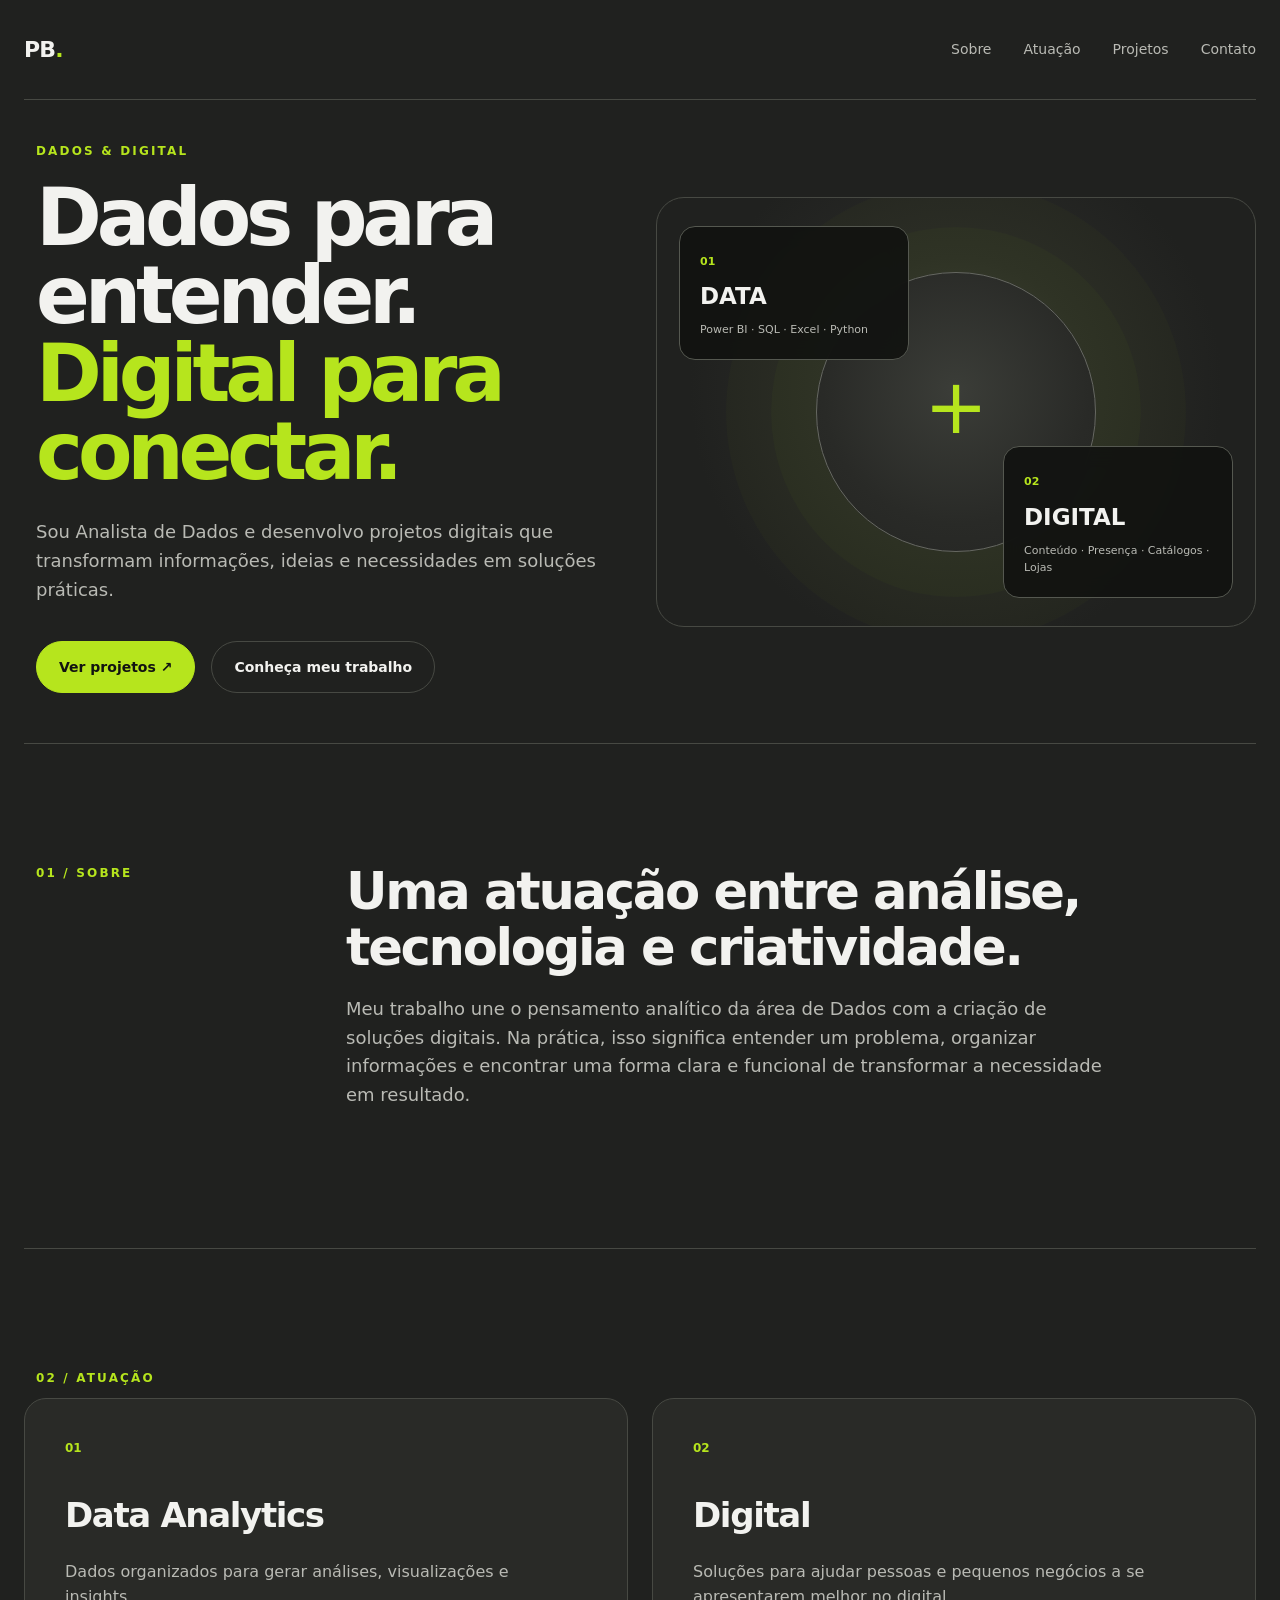
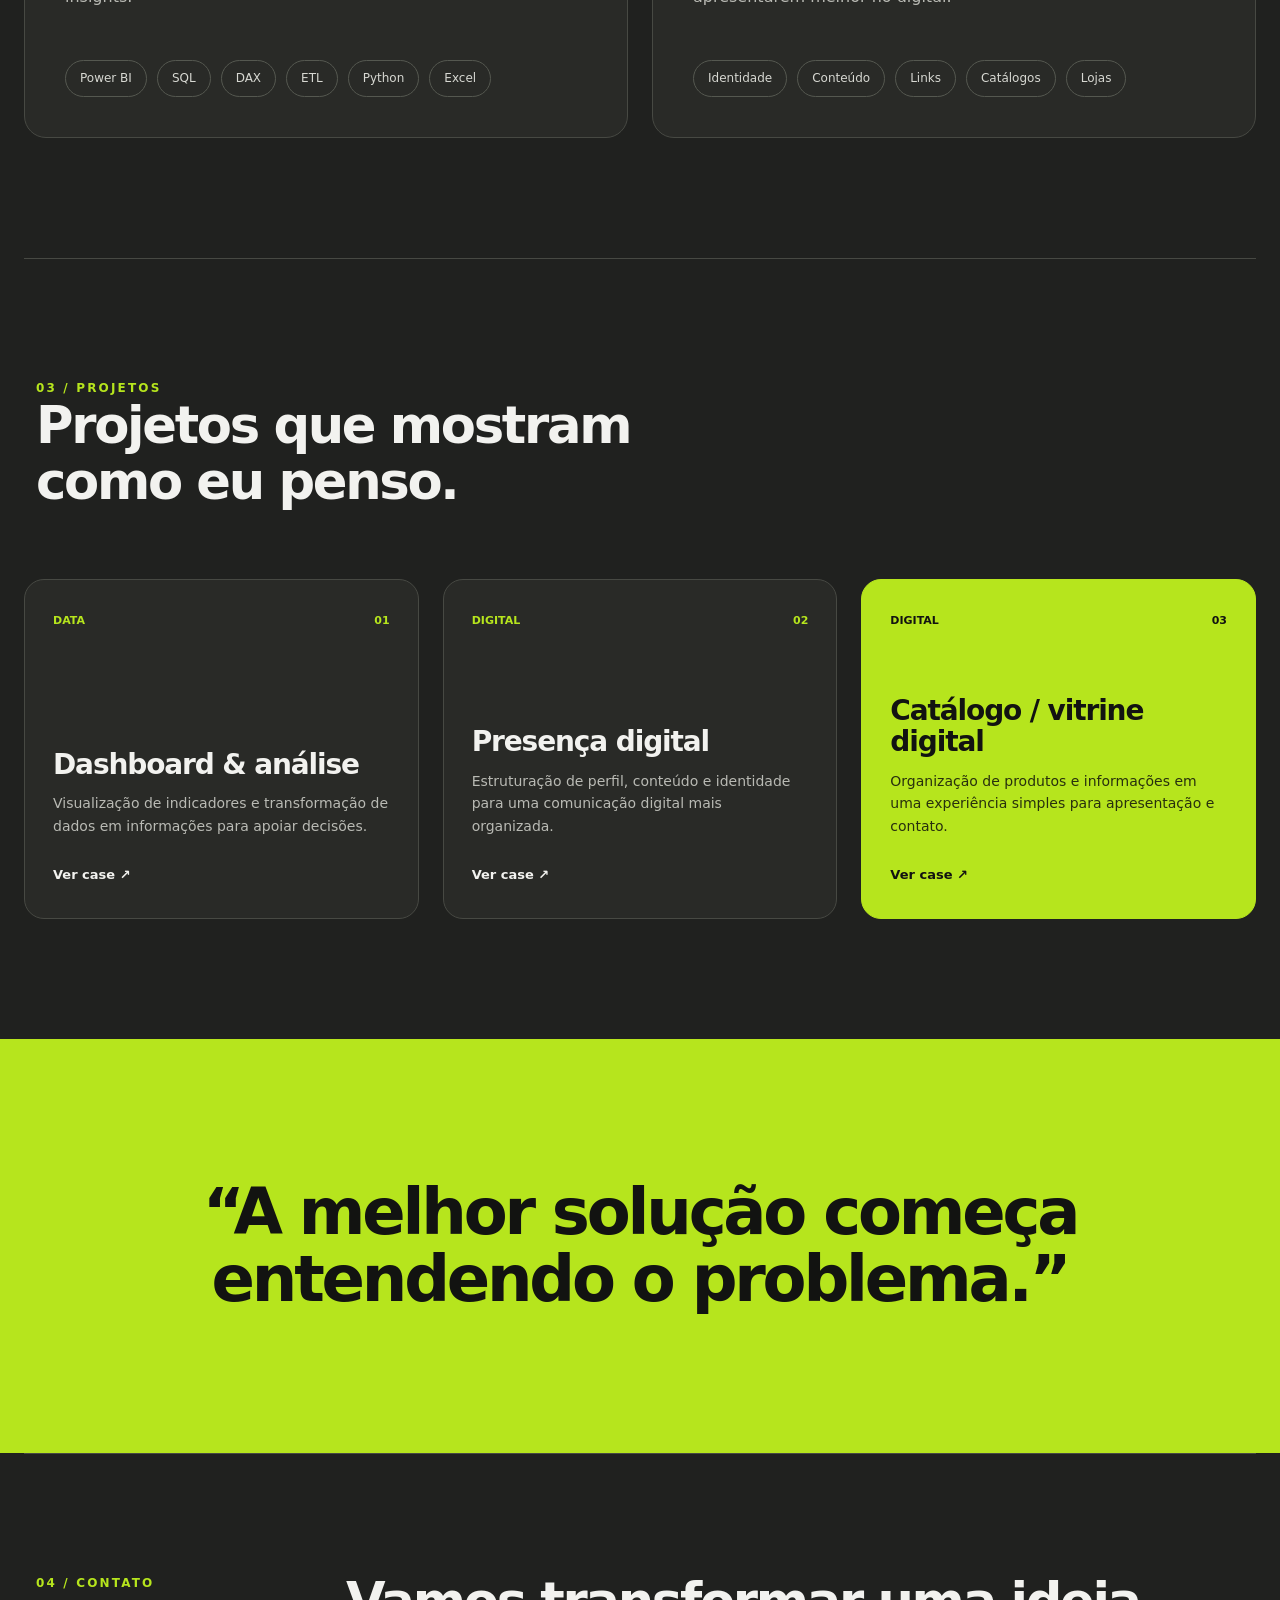
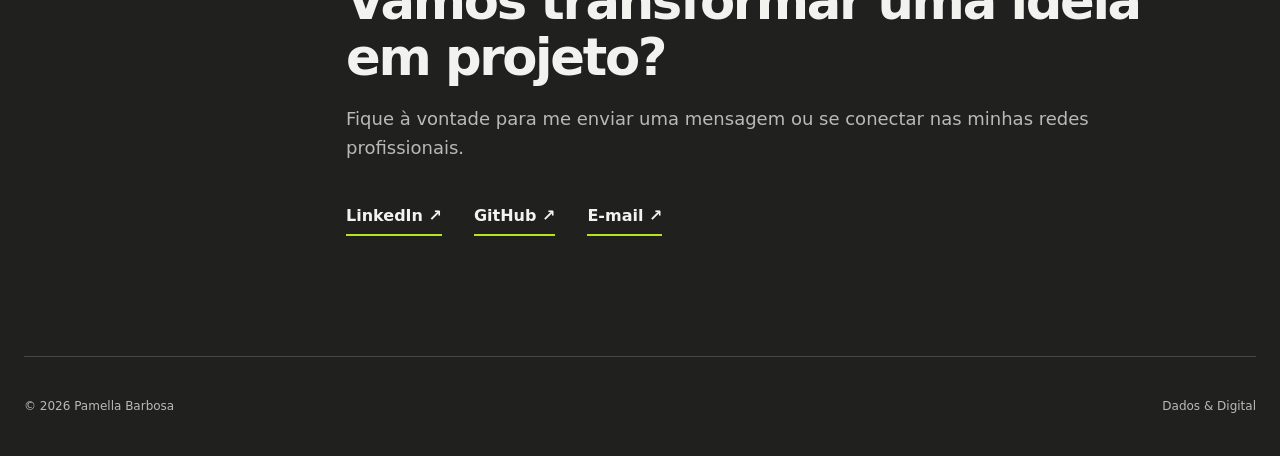
<file: index.html>
<!DOCTYPE html>
<html lang="pt-BR">
<head>
  <meta charset="UTF-8">
  <meta name="viewport" content="width=device-width, initial-scale=1.0">
  <meta name="description" content="Portfólio de Pamella Barbosa — Dados & Digital.">
  <title>Pamella Barbosa | Dados & Digital</title>
  <link rel="stylesheet" href="style.css">
</head>
<body>
  <header class="header">
    <a class="logo" href="#inicio">PB<span>.</span></a>
    <nav>
      <a href="#sobre">Sobre</a>
      <a href="#frentes">Atuação</a>
      <a href="#projetos">Projetos</a>
      <a href="#contato">Contato</a>
    </nav>
  </header>

  <main>
    <section class="hero" id="inicio">
      <div class="hero-copy">
        <p class="eyebrow">DADOS & DIGITAL</p>
        <h1>Dados para entender.<br><span>Digital para conectar.</span></h1>
        <p class="hero-text">
          Sou Analista de Dados e desenvolvo projetos digitais que transformam
          informações, ideias e necessidades em soluções práticas.
        </p>
        <div class="hero-actions">
          <a class="button primary" href="#projetos">Ver projetos ↗</a>
          <a class="button secondary" href="#sobre">Conheça meu trabalho</a>
        </div>
      </div>

      <div class="hero-card">
        <div class="orb"></div>
        <div class="mini-card data-card">
          <span>01</span>
          <strong>DATA</strong>
          <small>Power BI · SQL · Excel · Python</small>
        </div>
        <div class="mini-card digital-card">
          <span>02</span>
          <strong>DIGITAL</strong>
          <small>Conteúdo · Presença · Catálogos · Lojas</small>
        </div>
        <div class="plus">+</div>
      </div>
    </section>

    <section class="intro section" id="sobre">
      <div class="section-label">01 / SOBRE</div>
      <div>
        <h2>Uma atuação entre análise, tecnologia e criatividade.</h2>
        <p>
          Meu trabalho une o pensamento analítico da área de Dados com a criação
          de soluções digitais. Na prática, isso significa entender um problema,
          organizar informações e encontrar uma forma clara e funcional de
          transformar a necessidade em resultado.
        </p>
      </div>
    </section>

    <section class="section" id="frentes">
      <div class="section-label">02 / ATUAÇÃO</div>
      <div class="tracks">
        <article class="track">
          <div class="track-number">01</div>
          <h3>Data Analytics</h3>
          <p>Dados organizados para gerar análises, visualizações e insights.</p>
          <div class="tags">
            <span>Power BI</span><span>SQL</span><span>DAX</span><span>ETL</span><span>Python</span><span>Excel</span>
          </div>
        </article>

        <article class="track">
          <div class="track-number">02</div>
          <h3>Digital</h3>
          <p>Soluções para ajudar pessoas e pequenos negócios a se apresentarem melhor no digital.</p>
          <div class="tags">
            <span>Identidade</span><span>Conteúdo</span><span>Links</span><span>Catálogos</span><span>Lojas</span>
          </div>
        </article>
      </div>
    </section>

    <section class="section projects" id="projetos">
      <div class="section-label">03 / PROJETOS</div>
      <div class="projects-head">
        <h2>Projetos que mostram como eu penso.</h2>
      </div>

      <div class="project-grid">
        <article class="project">
          <div class="project-top"><span>DATA</span><span>01</span></div>
          <h3>Dashboard & análise</h3>
          <p>Visualização de indicadores e transformação de dados em informações para apoiar decisões.</p>
          <a href="case-dashboard.html" aria-label="Ver case do projeto">Ver case ↗</a>
        </article>

        <article class="project">
          <div class="project-top"><span>DIGITAL</span><span>02</span></div>
          <h3>Presença digital</h3>
          <p>Estruturação de perfil, conteúdo e identidade para uma comunicação digital mais organizada.</p>
          <a href="case-digital.html" aria-label="Ver case do projeto">Ver case ↗</a>
        </article>

        <article class="project featured">
          <div class="project-top"><span>DIGITAL</span><span>03</span></div>
          <h3>Catálogo / vitrine digital</h3>
          <p>Organização de produtos e informações em uma experiência simples para apresentação e contato.</p>
          <a href="case-catalogo.html" aria-label="Ver case do projeto">Ver case ↗</a>
        </article>
      </div>
    </section>

    <section class="statement">
      <p>“A melhor solução começa entendendo o problema.”</p>
    </section>

    <section class="contact section" id="contato">
      <div class="section-label">04 / CONTATO</div>
      <div class="contact-content">
        <h2>Vamos transformar uma ideia em projeto?</h2>
        <p>Fique à vontade para me enviar uma mensagem ou se conectar nas minhas redes profissionais.</p>
        <div class="contact-links">
          <a href="https://linkedin.com/in/pamella-barbosa-479a55226" target="_blank" rel="noopener noreferrer">LinkedIn ↗</a>
          <a href="https://github.com/PamellaBarbosa" target="_blank" rel="noopener noreferrer">GitHub ↗</a>
          <a href="mailto:pamellaarbbarbosa@gmail.com">E-mail ↗</a>
        </div>
      </div>
    </section>
  </main>

  <footer>
    <span>© 2026 Pamella Barbosa</span>
    <span>Dados & Digital</span>
  </footer>
</body>
</html>
</file>
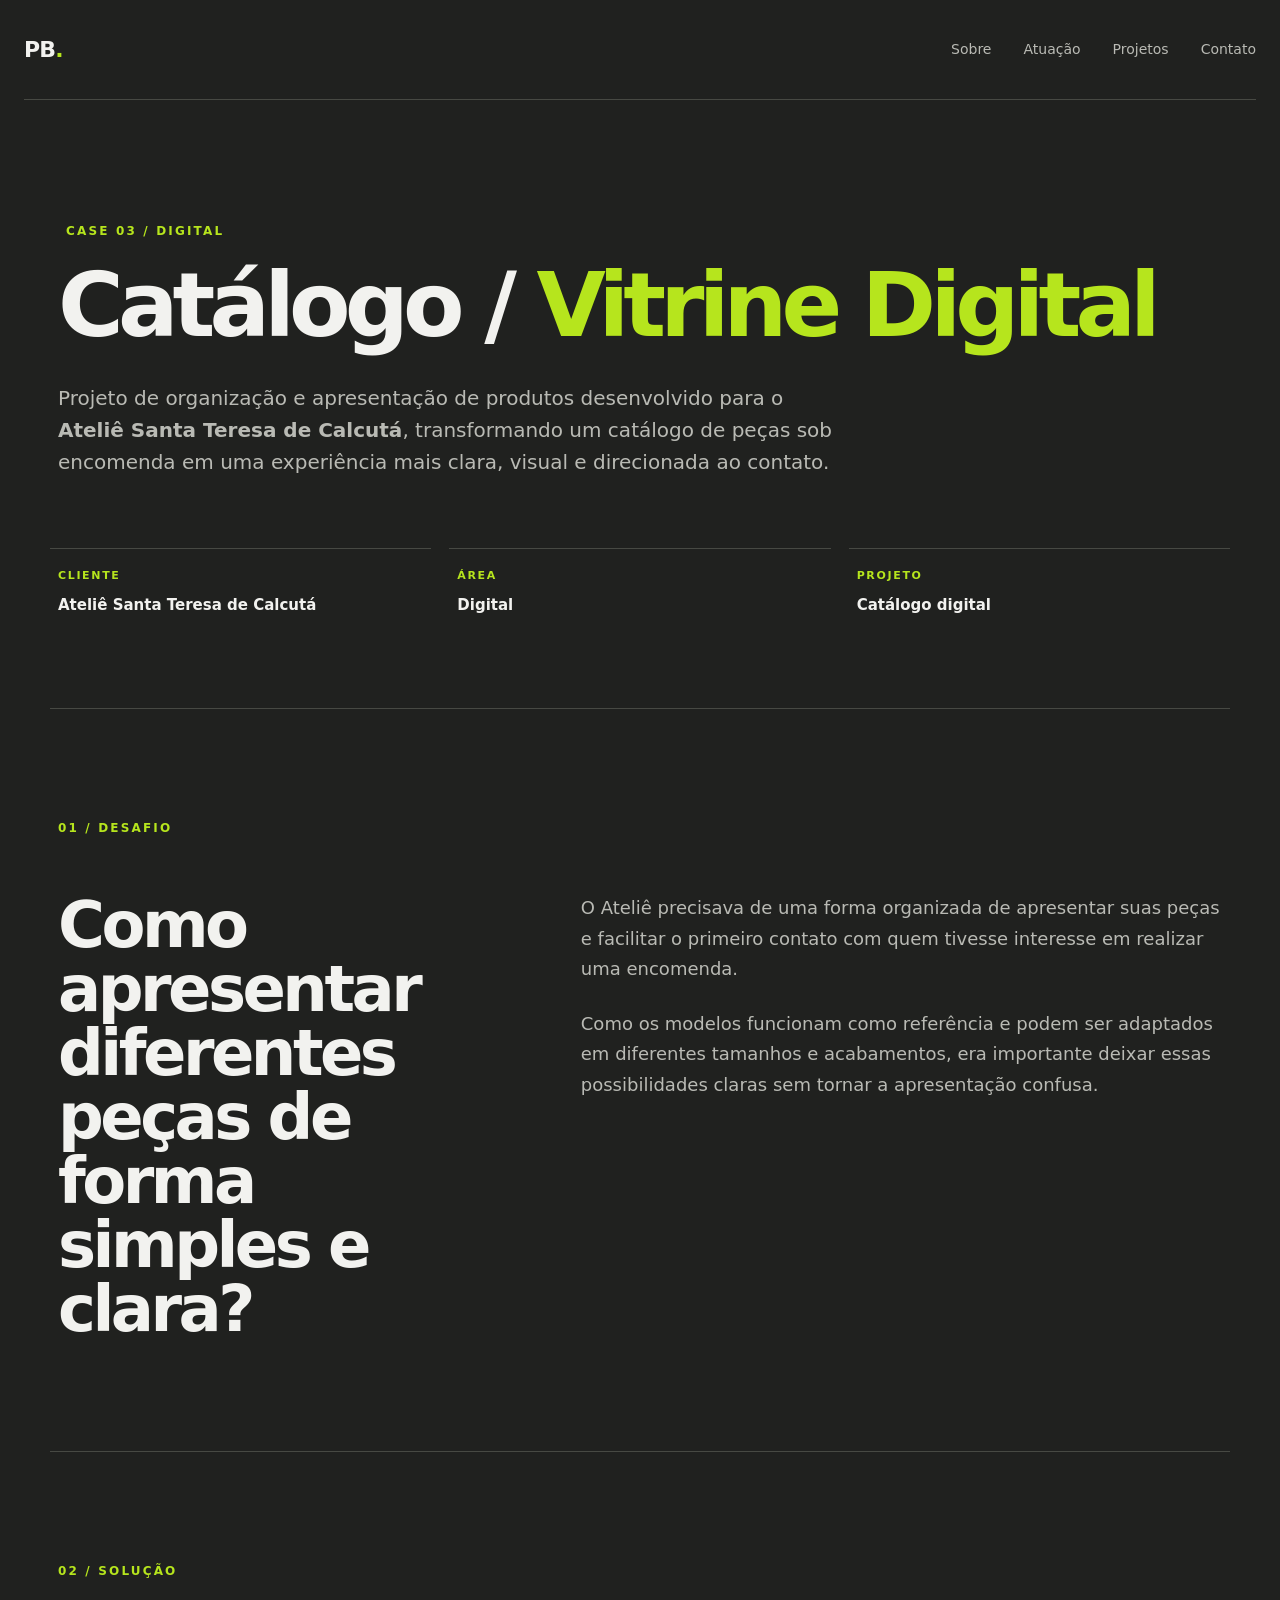
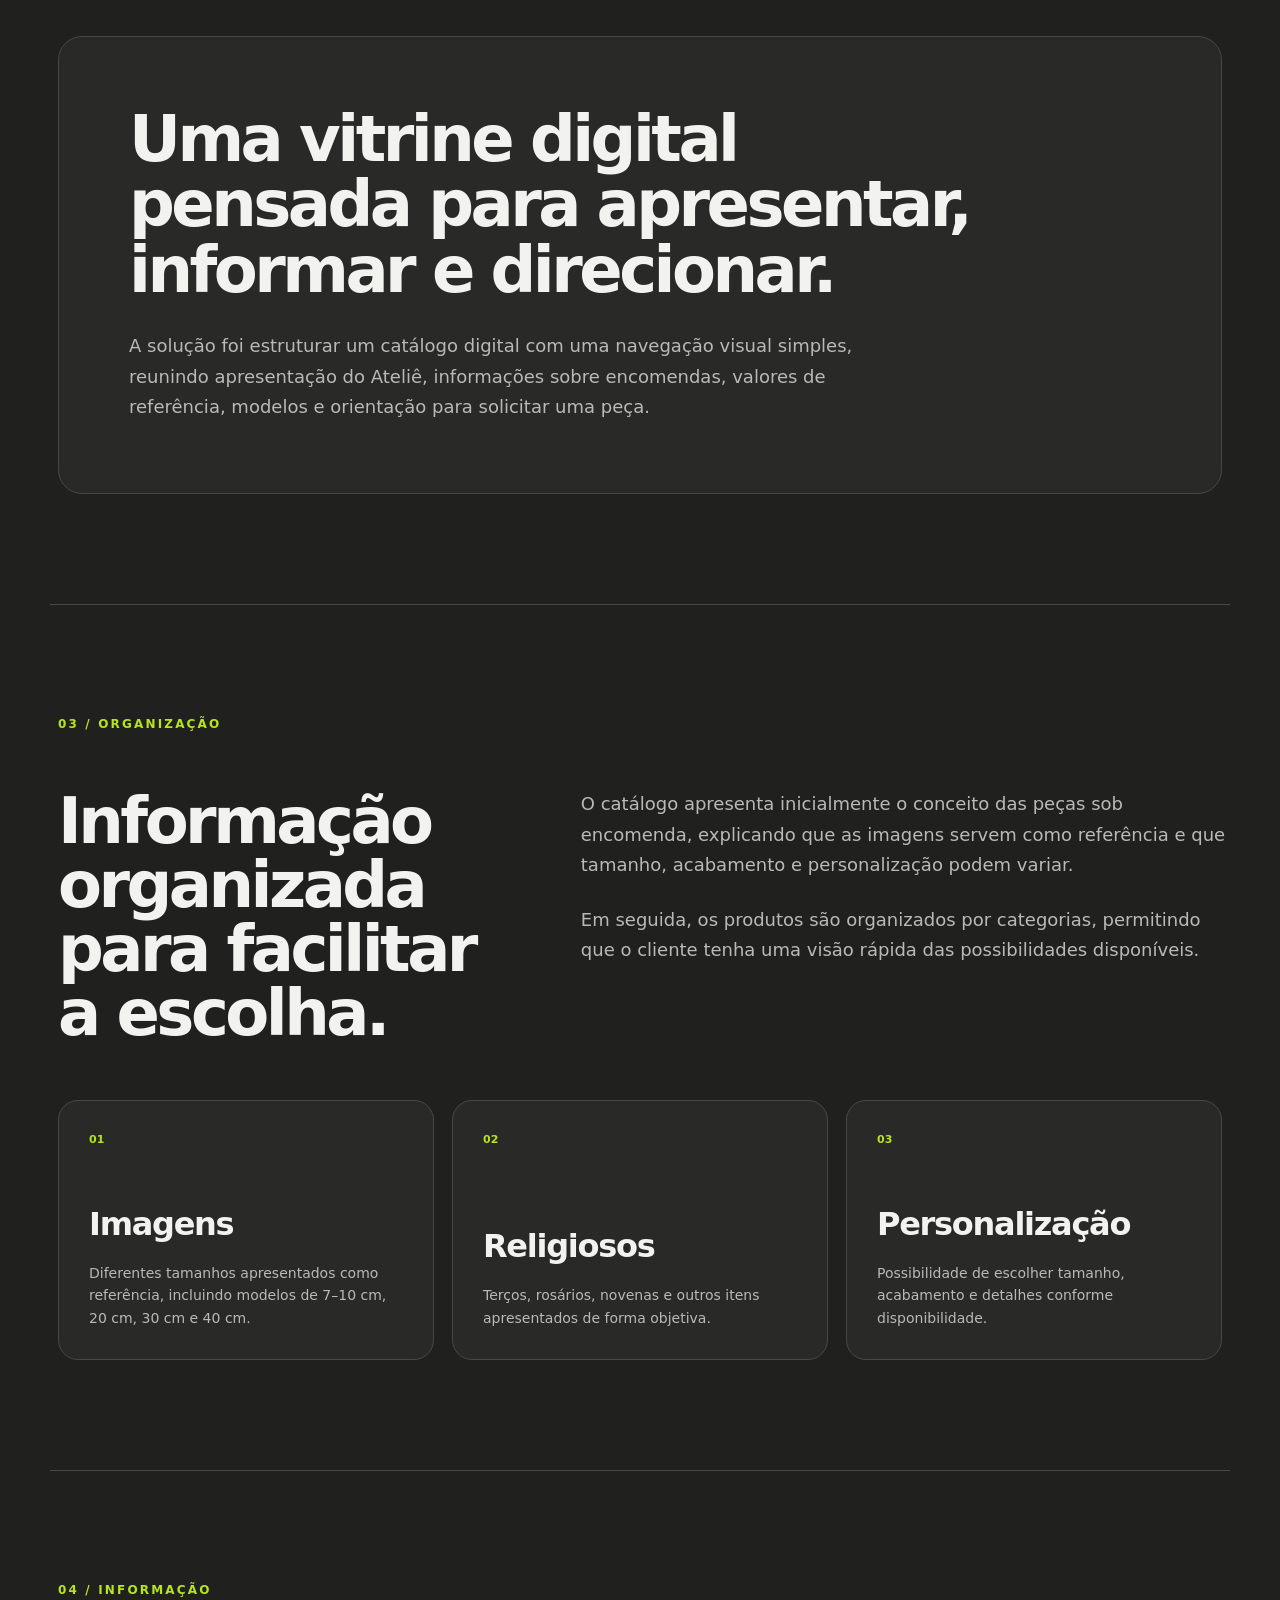
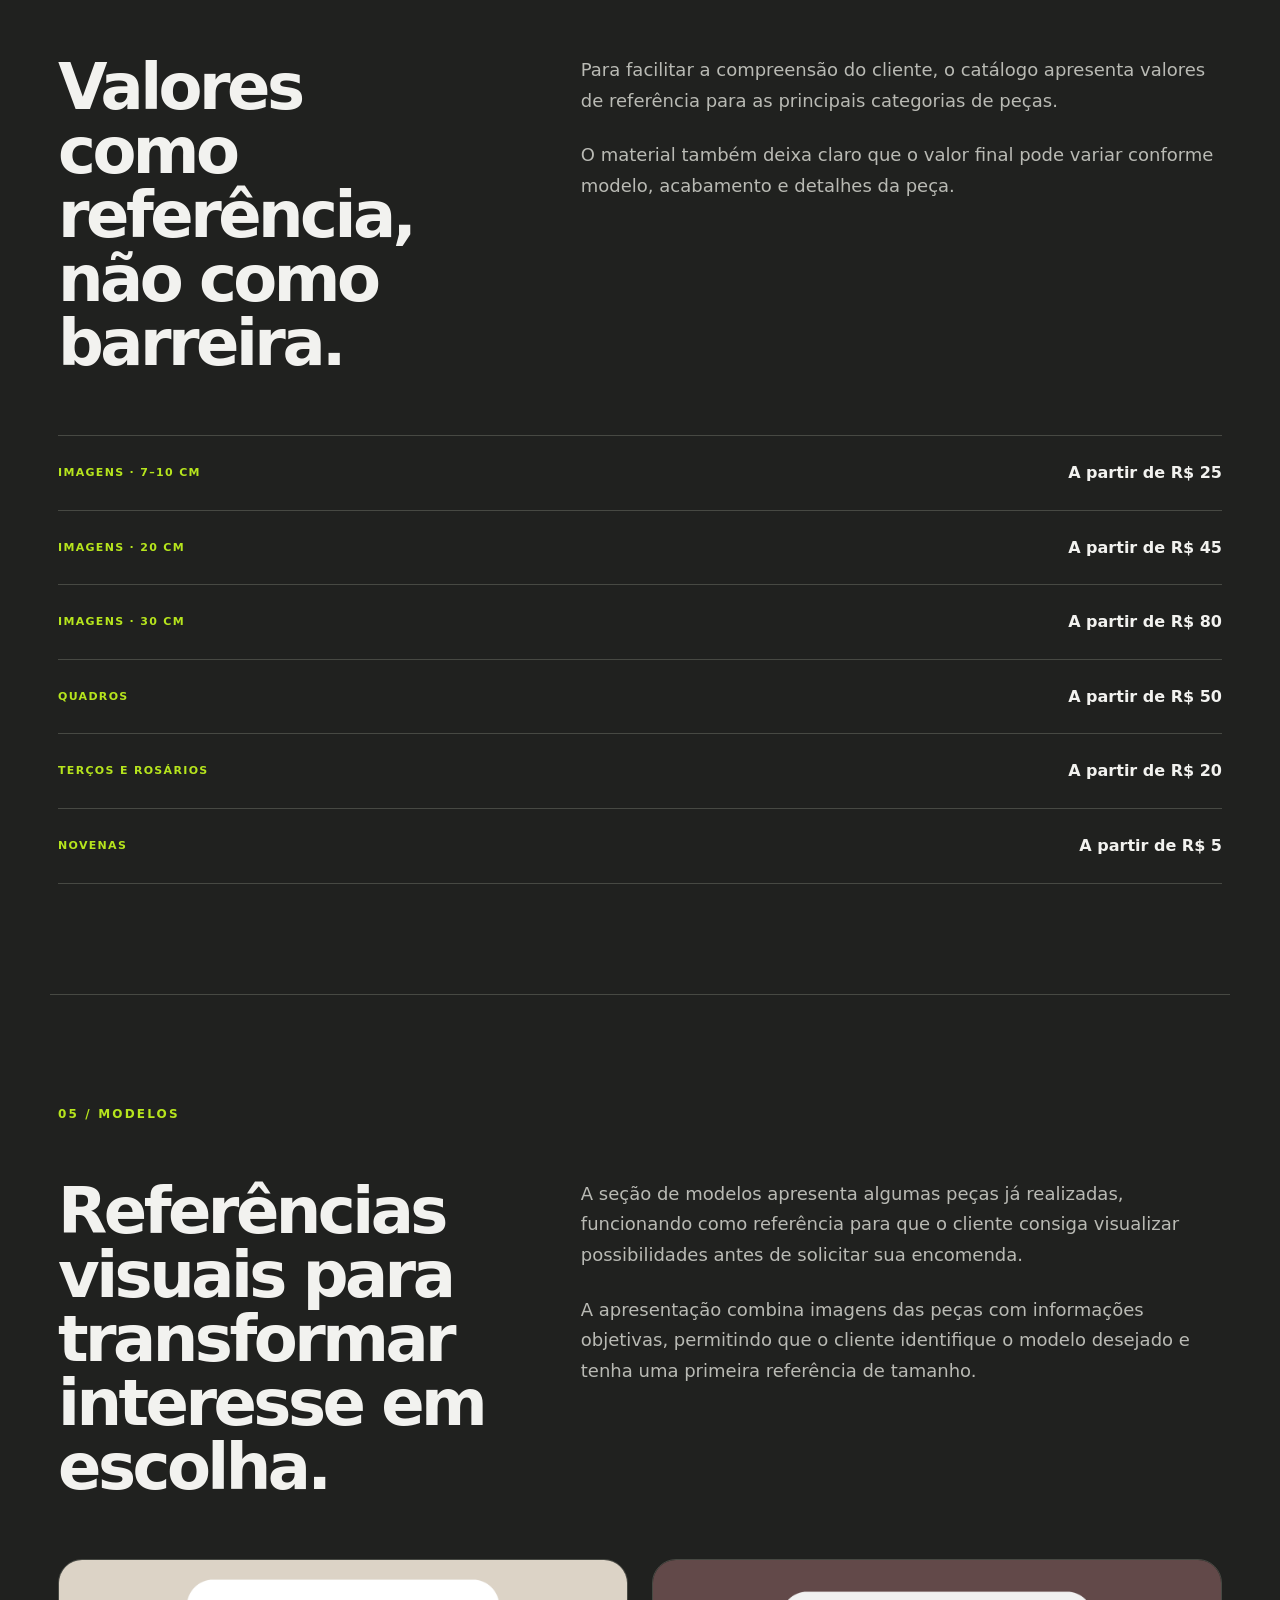
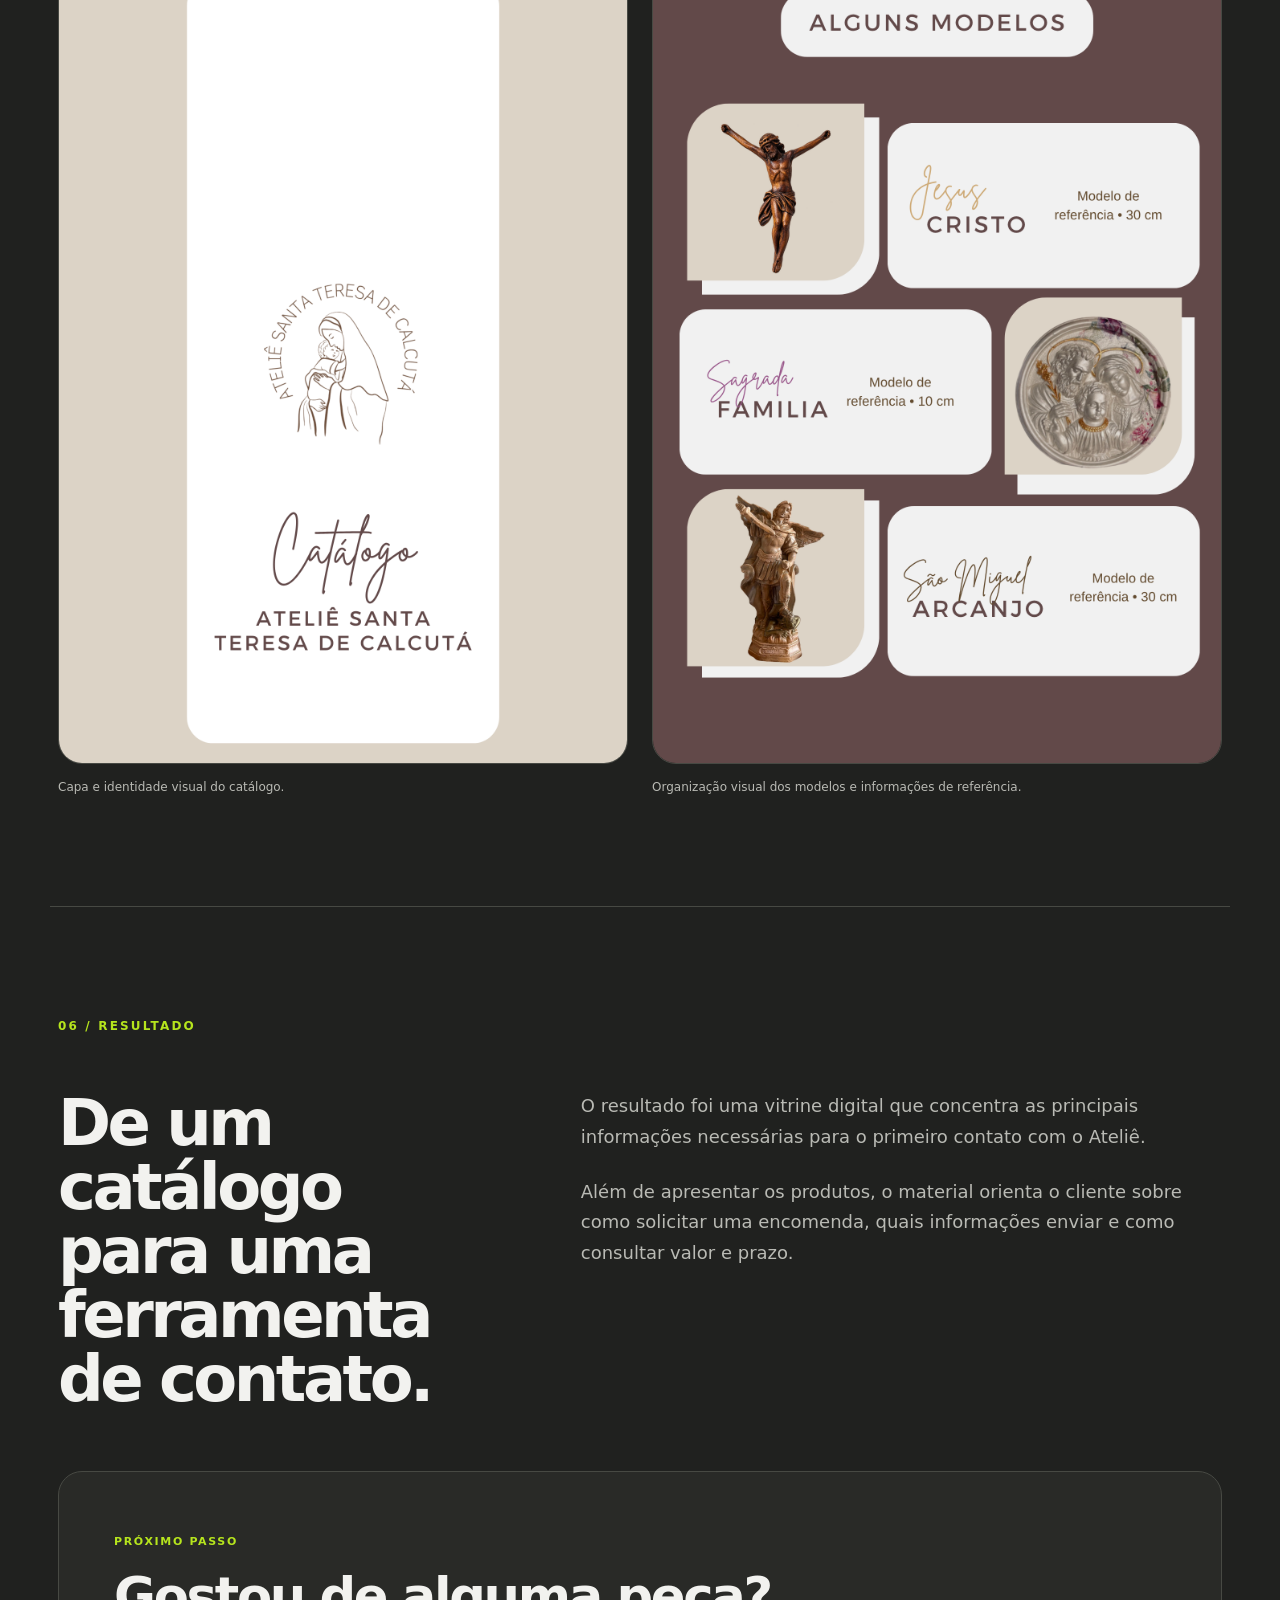
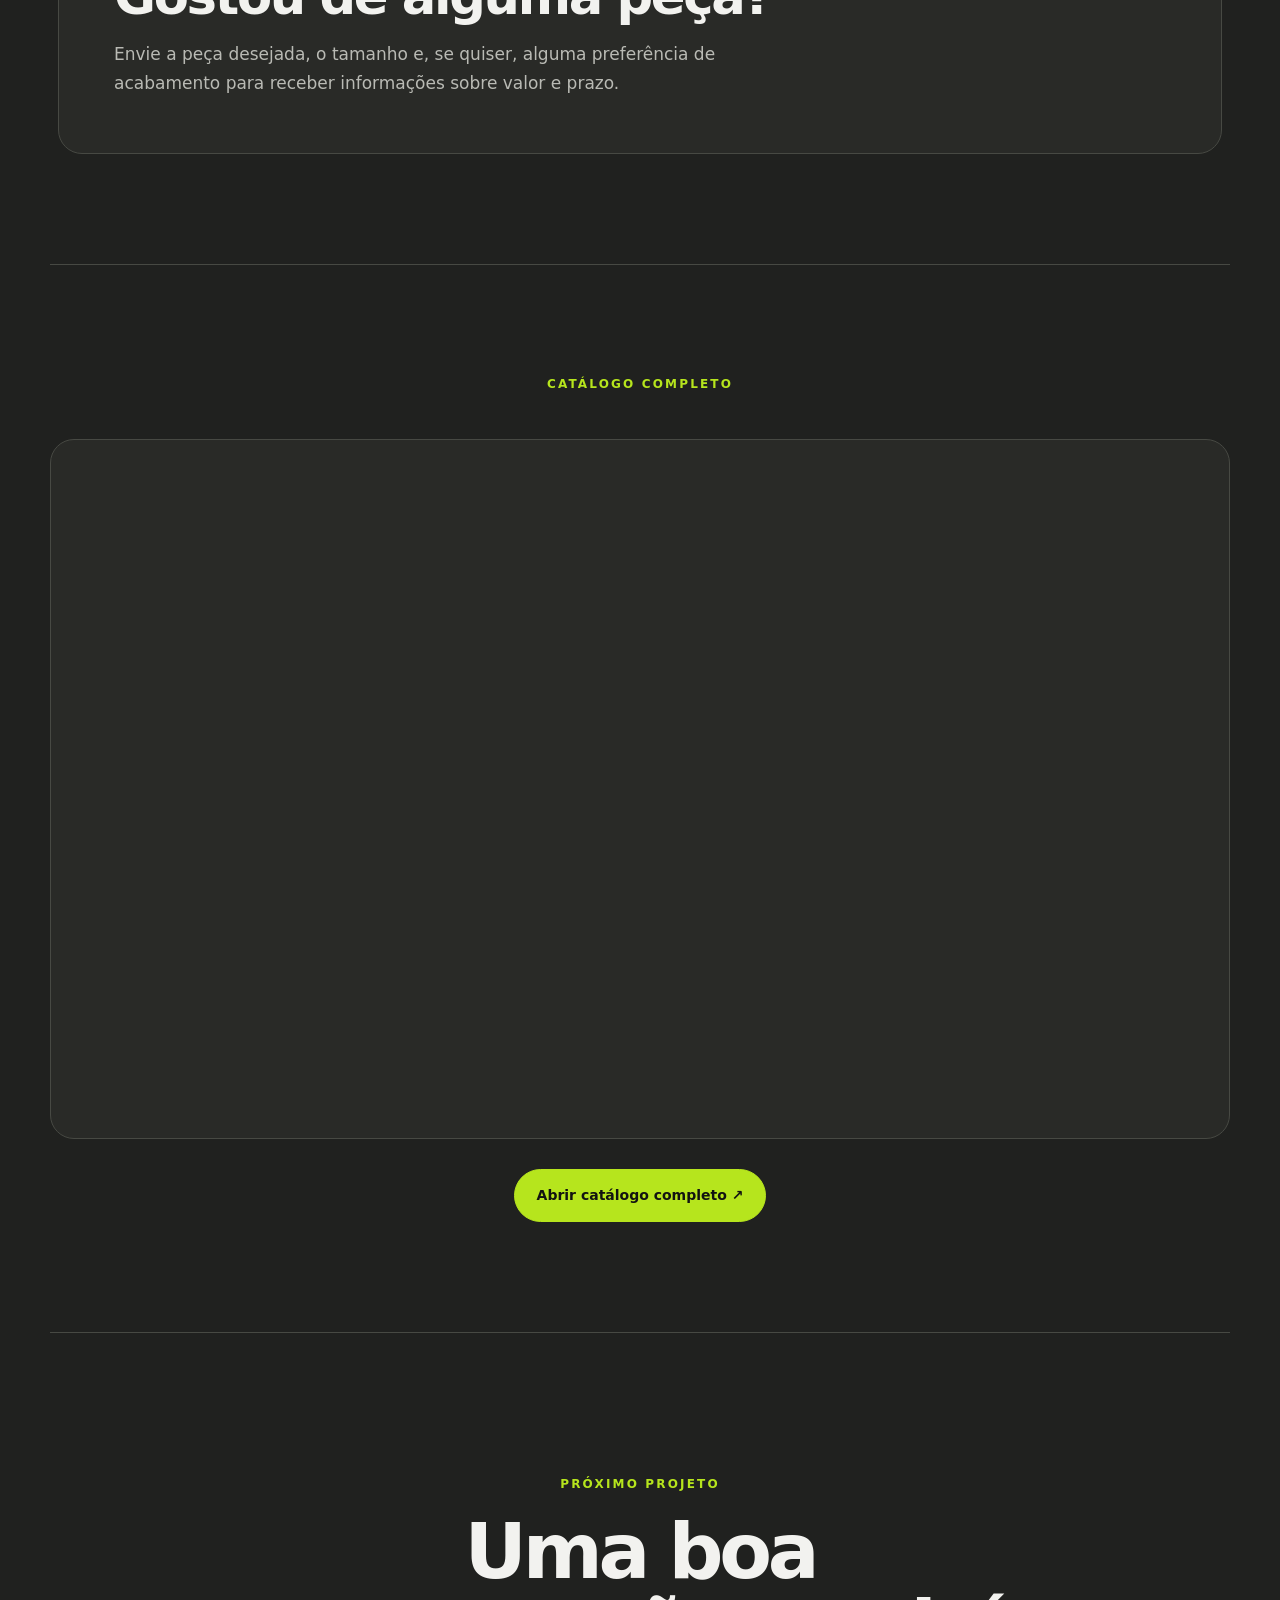
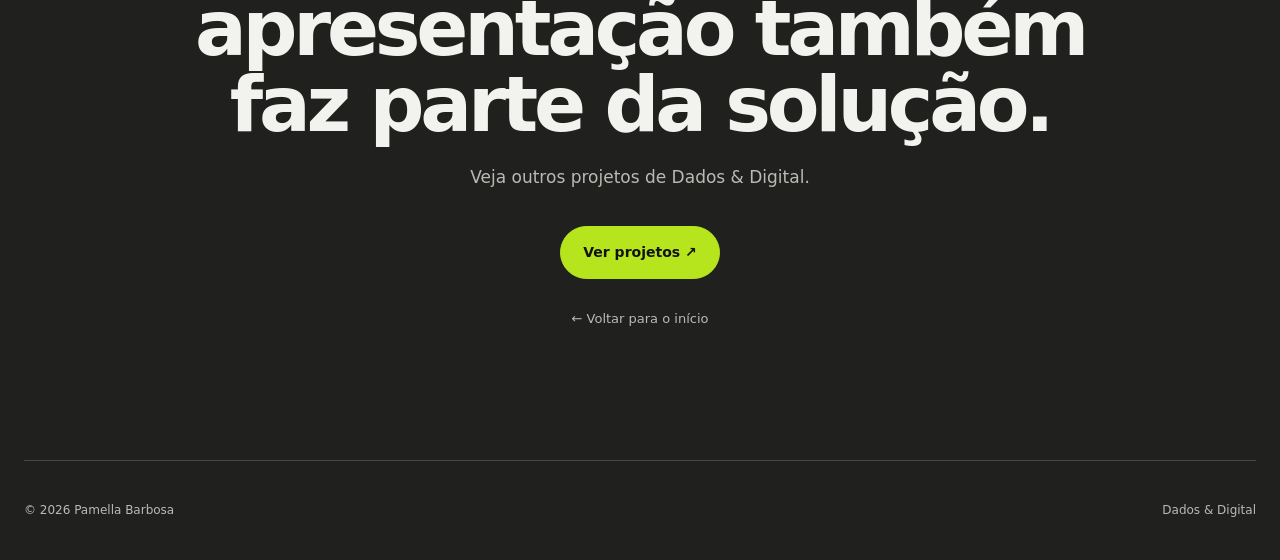
<file: case-catalogo.html>
<!DOCTYPE html>
<html lang="pt-BR">

<head>
  <meta charset="UTF-8">

  <meta
    name="viewport"
    content="width=device-width, initial-scale=1.0"
  >

  <meta
    name="description"
    content="Case — Catálogo / Vitrine Digital desenvolvido para apresentação de peças sob encomenda do Ateliê Santa Teresa de Calcutá."
  >

  <title>Catálogo / Vitrine Digital | Pamella Barbosa</title>

  <link rel="stylesheet" href="case-catalogo.css">
</head>


<body>

  <!-- =====================================================
       HEADER
       ===================================================== -->

  <header class="header">

    <a class="logo" href="index.html">
      PB<span>.</span>
    </a>

    <nav>
      <a href="index.html#sobre">Sobre</a>
      <a href="index.html#frentes">Atuação</a>
      <a href="index.html#projetos">Projetos</a>
      <a href="index.html#contato">Contato</a>
    </nav>

  </header>


  <main>

    <!-- =====================================================
         HERO DA CASE
         ===================================================== -->

    <section class="case-hero">

      <div class="case-hero-content">

        <p class="section-label">
          CASE 03 / DIGITAL
        </p>

        <h1>
          Catálogo /
          <span>Vitrine Digital</span>
        </h1>

        <p class="case-intro">
          Projeto de organização e apresentação de produtos desenvolvido
          para o <strong>Ateliê Santa Teresa de Calcutá</strong>, transformando
          um catálogo de peças sob encomenda em uma experiência mais clara,
          visual e direcionada ao contato.
        </p>

      </div>


      <!-- =================================================
           META
           ================================================= -->

      <div class="case-meta">

        <div>
          <span>CLIENTE</span>
          <strong>Ateliê Santa Teresa de Calcutá</strong>
        </div>

        <div>
          <span>ÁREA</span>
          <strong>Digital</strong>
        </div>

        <div>
          <span>PROJETO</span>
          <strong>Catálogo digital</strong>
        </div>

      </div>

    </section>


    <!-- =====================================================
         DESAFIO
         ===================================================== -->

    <section class="case-section">

      <div class="section-label">
        01 / DESAFIO
      </div>

      <div class="case-grid">

        <h2>
          Como apresentar diferentes peças de forma simples e clara?
        </h2>

        <div class="case-text">

          <p>
            O Ateliê precisava de uma forma organizada de apresentar suas
            peças e facilitar o primeiro contato com quem tivesse interesse
            em realizar uma encomenda.
          </p>

          <p>
            Como os modelos funcionam como referência e podem ser adaptados
            em diferentes tamanhos e acabamentos, era importante deixar
            essas possibilidades claras sem tornar a apresentação confusa.
          </p>

        </div>

      </div>

    </section>


    <!-- =====================================================
         SOLUÇÃO
         ===================================================== -->

    <section class="case-section">

      <div class="section-label">
        02 / SOLUÇÃO
      </div>

      <div class="case-highlight">

        <h2>
          Uma vitrine digital pensada para apresentar,
          informar e direcionar.
        </h2>

        <p>
          A solução foi estruturar um catálogo digital com uma navegação
          visual simples, reunindo apresentação do Ateliê, informações
          sobre encomendas, valores de referência, modelos e orientação
          para solicitar uma peça.
        </p>

      </div>

    </section>


    <!-- =====================================================
         ORGANIZAÇÃO
         ===================================================== -->

    <section class="case-section">

      <div class="section-label">
        03 / ORGANIZAÇÃO
      </div>

      <div class="case-grid">

        <h2>
          Informação organizada para facilitar a escolha.
        </h2>

        <div class="case-text">

          <p>
            O catálogo apresenta inicialmente o conceito das peças sob
            encomenda, explicando que as imagens servem como referência
            e que tamanho, acabamento e personalização podem variar.
          </p>

          <p>
            Em seguida, os produtos são organizados por categorias,
            permitindo que o cliente tenha uma visão rápida das
            possibilidades disponíveis.
          </p>

        </div>

      </div>


      <!-- =================================================
           CATEGORIAS
           ================================================= -->

      <div class="technology-grid">

        <article class="technology">

          <span>01</span>

          <strong>Imagens</strong>

          <p>
            Diferentes tamanhos apresentados como referência,
            incluindo modelos de 7–10 cm, 20 cm, 30 cm e 40 cm.
          </p>

        </article>


        <article class="technology">

          <span>02</span>

          <strong>Religiosos</strong>

          <p>
            Terços, rosários, novenas e outros itens apresentados
            de forma objetiva.
          </p>

        </article>


        <article class="technology">

          <span>03</span>

          <strong>Personalização</strong>

          <p>
            Possibilidade de escolher tamanho, acabamento e detalhes
            conforme disponibilidade.
          </p>

        </article>

      </div>

    </section>


    <!-- =====================================================
         VALORES
         ===================================================== -->

    <section class="case-section">

      <div class="section-label">
        04 / INFORMAÇÃO
      </div>

      <div class="case-grid">

        <h2>
          Valores como referência, não como barreira.
        </h2>

        <div class="case-text">

          <p>
            Para facilitar a compreensão do cliente, o catálogo apresenta
            valores de referência para as principais categorias de peças.
          </p>

          <p>
            O material também deixa claro que o valor final pode variar
            conforme modelo, acabamento e detalhes da peça.
          </p>

        </div>

      </div>


      <!-- =================================================
           TABELA DE VALORES
           ================================================= -->

      <div class="price-list">

        <div class="price-item">
          <span>IMAGENS · 7–10 CM</span>
          <strong>A partir de R$ 25</strong>
        </div>

        <div class="price-item">
          <span>IMAGENS · 20 CM</span>
          <strong>A partir de R$ 45</strong>
        </div>

        <div class="price-item">
          <span>IMAGENS · 30 CM</span>
          <strong>A partir de R$ 80</strong>
        </div>

        <div class="price-item">
          <span>QUADROS</span>
          <strong>A partir de R$ 50</strong>
        </div>

        <div class="price-item">
          <span>TERÇOS E ROSÁRIOS</span>
          <strong>A partir de R$ 20</strong>
        </div>

        <div class="price-item">
          <span>NOVENAS</span>
          <strong>A partir de R$ 5</strong>
        </div>

      </div>

    </section>


    <!-- =====================================================
         MODELOS
         ===================================================== -->

    <section class="case-section">

      <div class="section-label">
        05 / MODELOS
      </div>

      <div class="case-grid">

        <h2>
          Referências visuais para transformar interesse em escolha.
        </h2>

        <div class="case-text">

          <p>
            A seção de modelos apresenta algumas peças já realizadas,
            funcionando como referência para que o cliente consiga
            visualizar possibilidades antes de solicitar sua encomenda.
          </p>

          <p>
            A apresentação combina imagens das peças com informações
            objetivas, permitindo que o cliente identifique o modelo
            desejado e tenha uma primeira referência de tamanho.
          </p>

        </div>

      </div>


      <!-- =================================================
           IMAGENS DO CATÁLOGO
           ================================================= -->

      <div class="catalog-shots">

        <figure class="catalog-shot">

          <img
            src="assets/catalogo-capa.png"
            alt="Capa do catálogo digital do Ateliê Santa Teresa de Calcutá"
          >

          <figcaption>
            Capa e identidade visual do catálogo.
          </figcaption>

        </figure>


        <figure class="catalog-shot">

          <img
            src="assets/catalogo-modelos.png"
            alt="Página do catálogo apresentando modelos de peças religiosas"
          >

          <figcaption>
            Organização visual dos modelos e informações de referência.
          </figcaption>

        </figure>

      </div>

    </section>


    <!-- =====================================================
         RESULTADO
         ===================================================== -->

    <section class="case-section">

      <div class="section-label">
        06 / RESULTADO
      </div>

      <div class="case-grid">

        <h2>
          De um catálogo para uma ferramenta de contato.
        </h2>

        <div class="case-text">

          <p>
            O resultado foi uma vitrine digital que concentra as
            principais informações necessárias para o primeiro contato
            com o Ateliê.
          </p>

          <p>
            Além de apresentar os produtos, o material orienta o cliente
            sobre como solicitar uma encomenda, quais informações enviar
            e como consultar valor e prazo.
          </p>

        </div>

      </div>


      <!-- =================================================
           CTA DO CATÁLOGO
           ================================================= -->

      <div class="result-box">

        <span>PRÓXIMO PASSO</span>

        <h3>
          Gostou de alguma peça?
        </h3>

        <p>
          Envie a peça desejada, o tamanho e, se quiser,
          alguma preferência de acabamento para receber
          informações sobre valor e prazo.
        </p>

      </div>

    </section>


    <!-- =====================================================
         CATÁLOGO COMPLETO
         ===================================================== -->

    <section class="case-section catalog-final">

      <div class="section-label">
        CATÁLOGO COMPLETO
      </div>

      <div class="catalog-embed">

        <iframe
          src="assets/catalogo.pdf"
          title="Catálogo digital do Ateliê Santa Teresa de Calcutá"
        ></iframe>

      </div>

      <a
        class="button primary"
        href="assets/catalogo.pdf"
        target="_blank"
        rel="noopener noreferrer"
      >
        Abrir catálogo completo ↗
      </a>

    </section>


    <!-- =====================================================
         CTA FINAL
         ===================================================== -->

    <section class="case-cta">

      <p class="section-label">
        PRÓXIMO PROJETO
      </p>

      <h2>
        Uma boa apresentação também faz parte da solução.
      </h2>

      <p>
        Veja outros projetos de Dados & Digital.
      </p>

      <a
        class="button primary"
        href="index.html#projetos"
      >
        Ver projetos ↗
      </a>

      <a
        class="back-link"
        href="index.html"
      >
        ← Voltar para o início
      </a>

    </section>

  </main>


  <!-- =====================================================
       FOOTER
       ===================================================== -->

  <footer>

    <span>
      © 2026 Pamella Barbosa
    </span>

    <span>
      Dados & Digital
    </span>

  </footer>


</body>
</html>
</file>
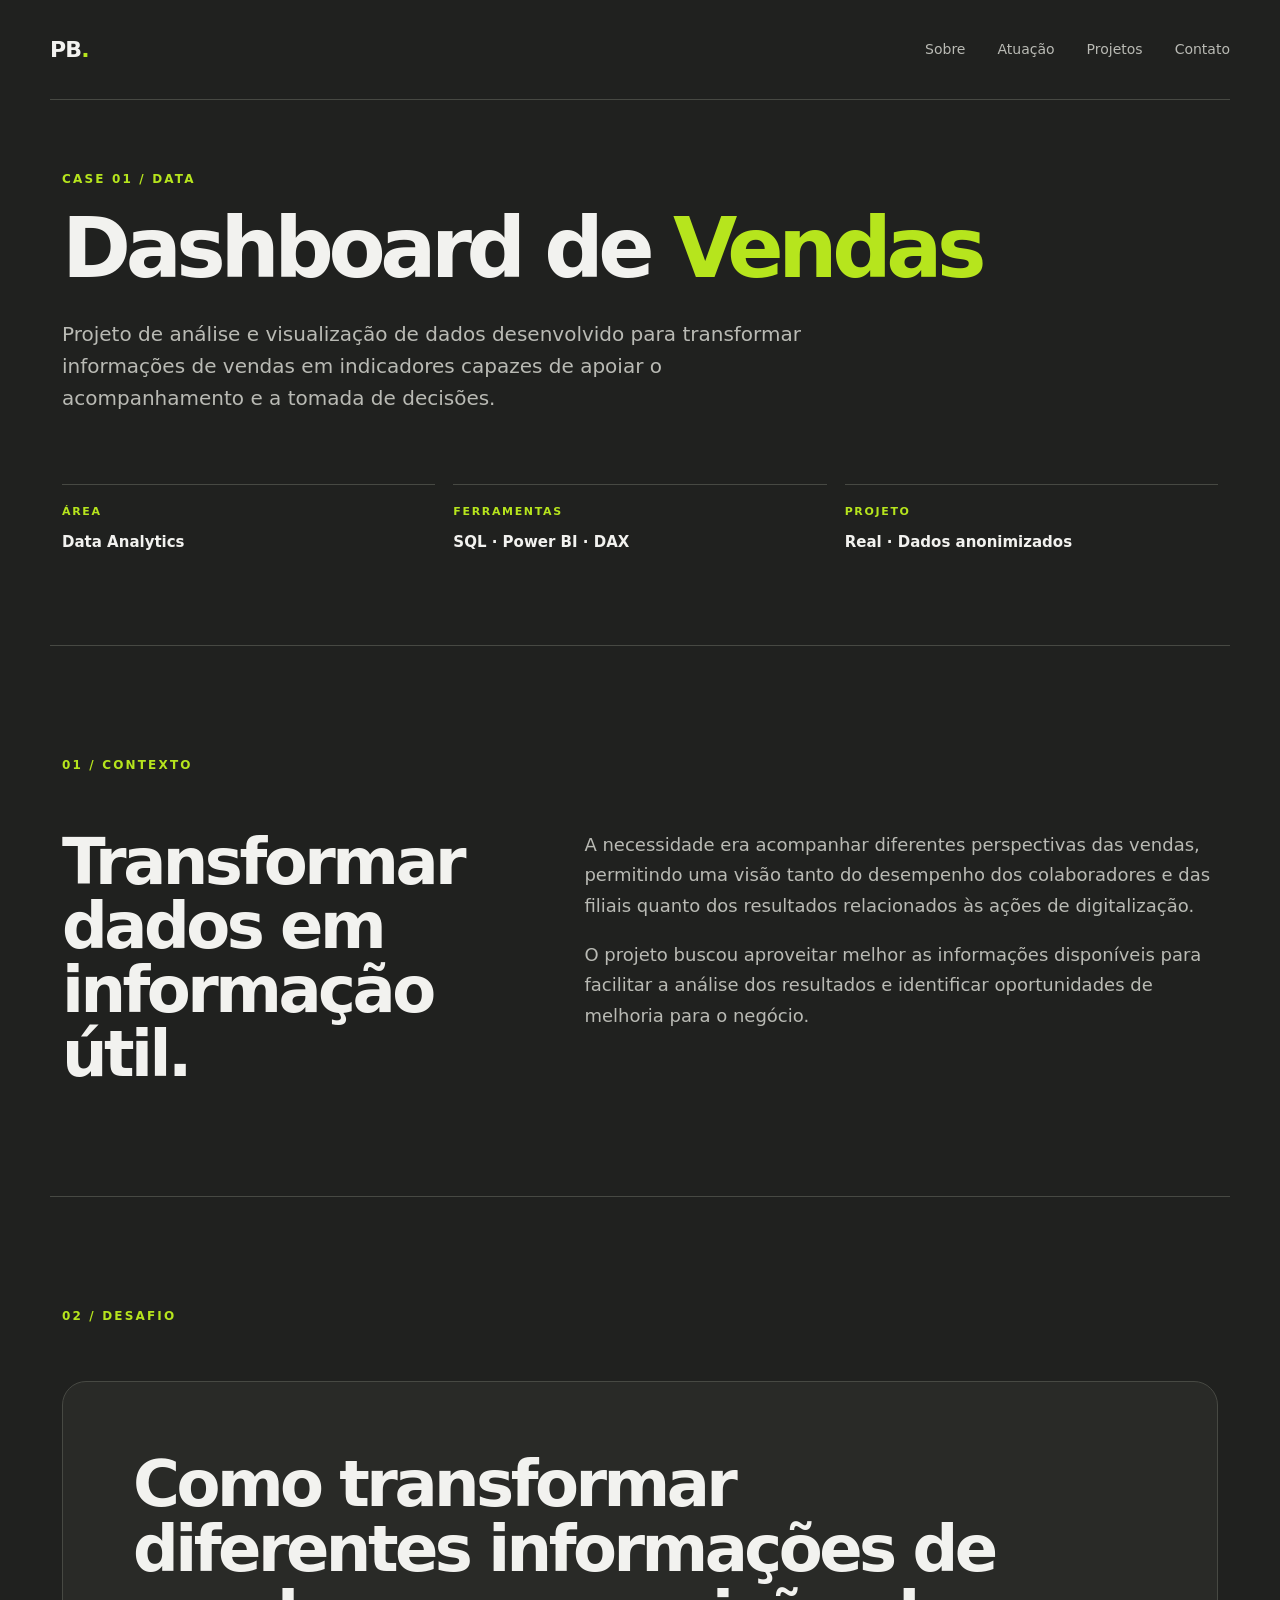
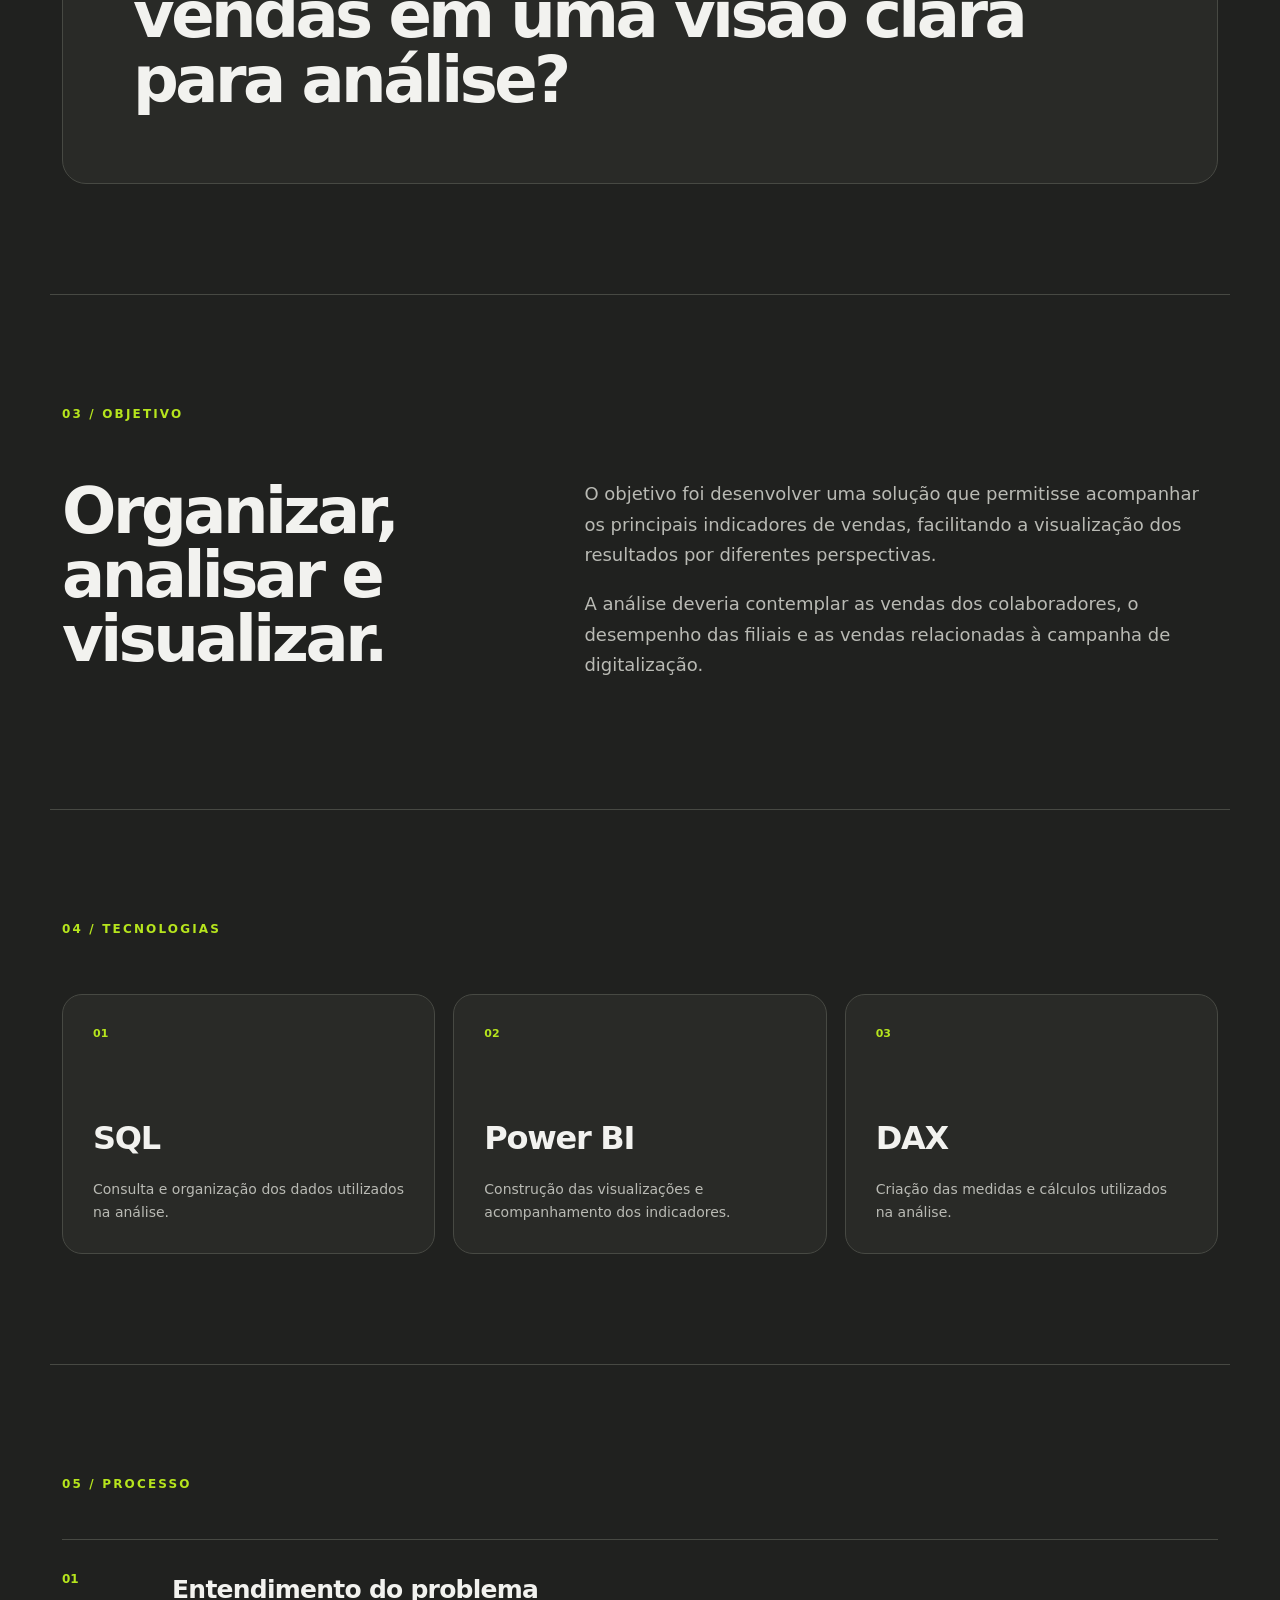
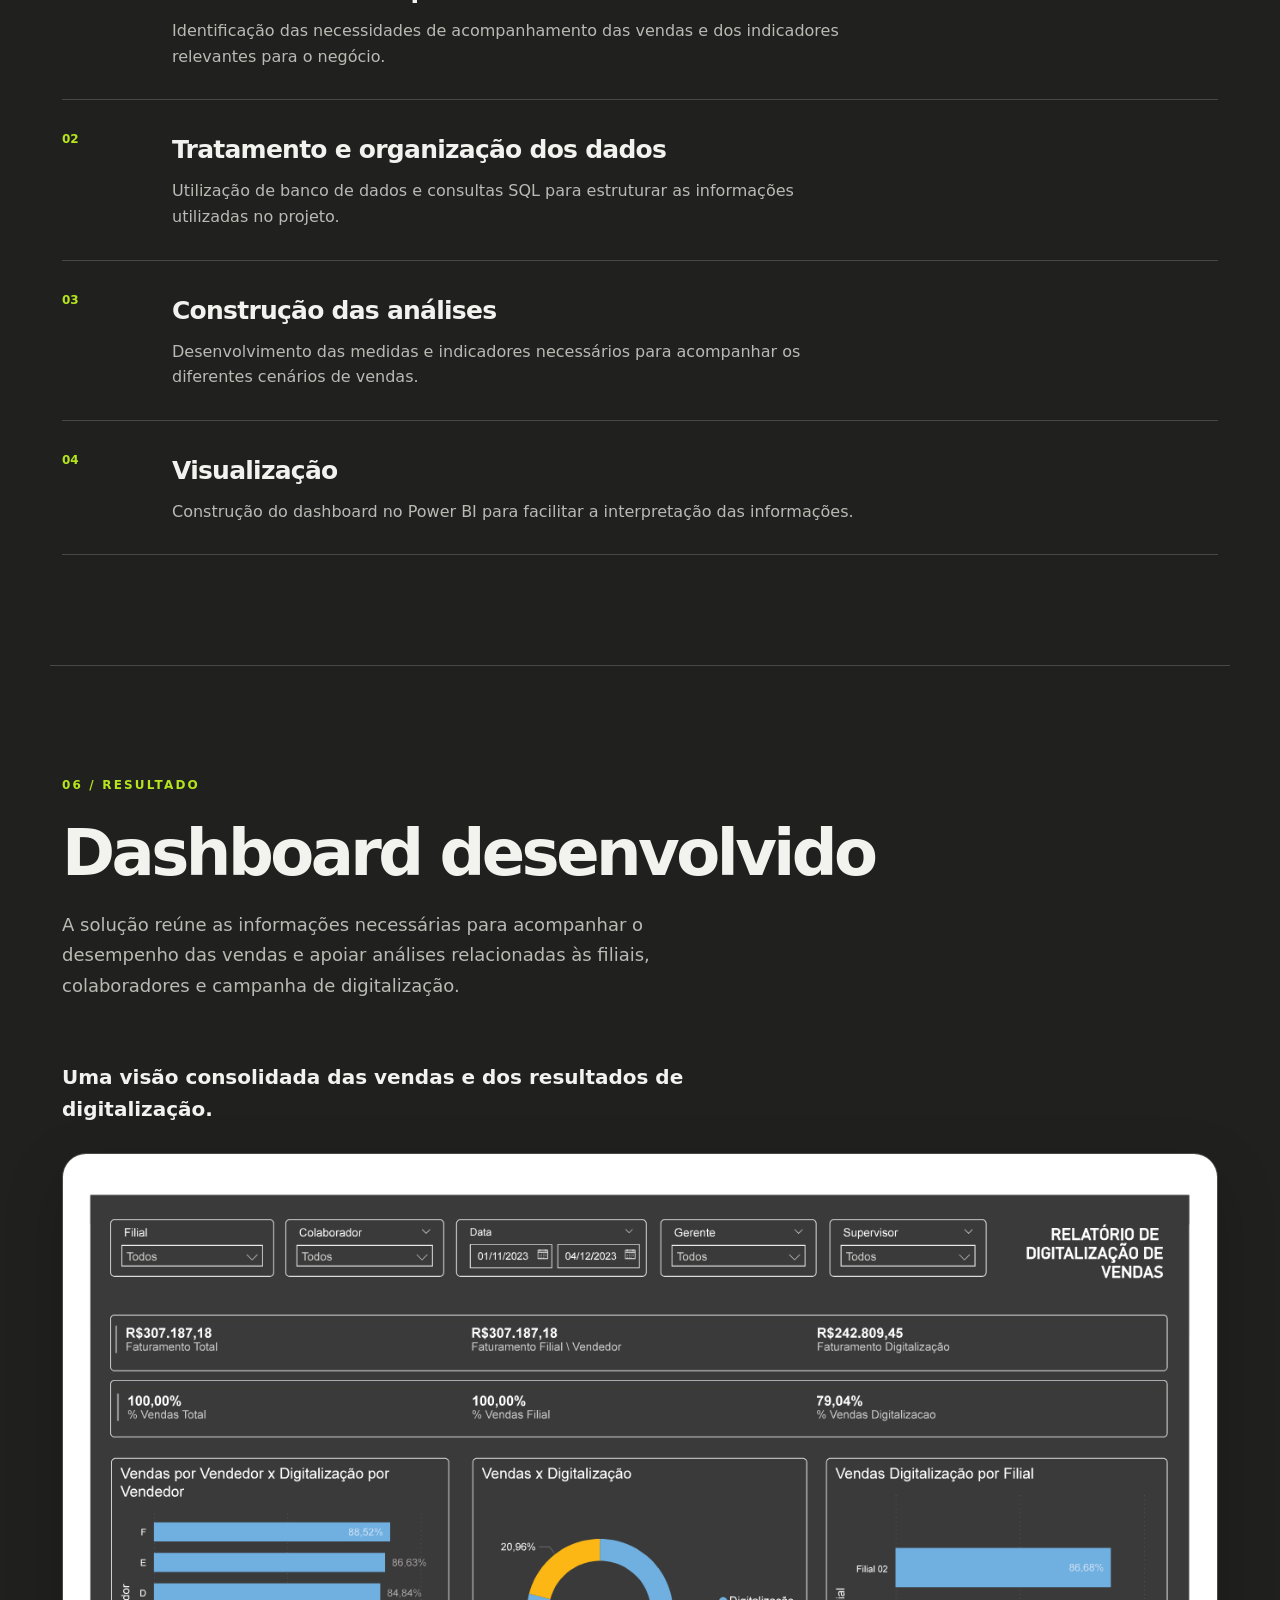
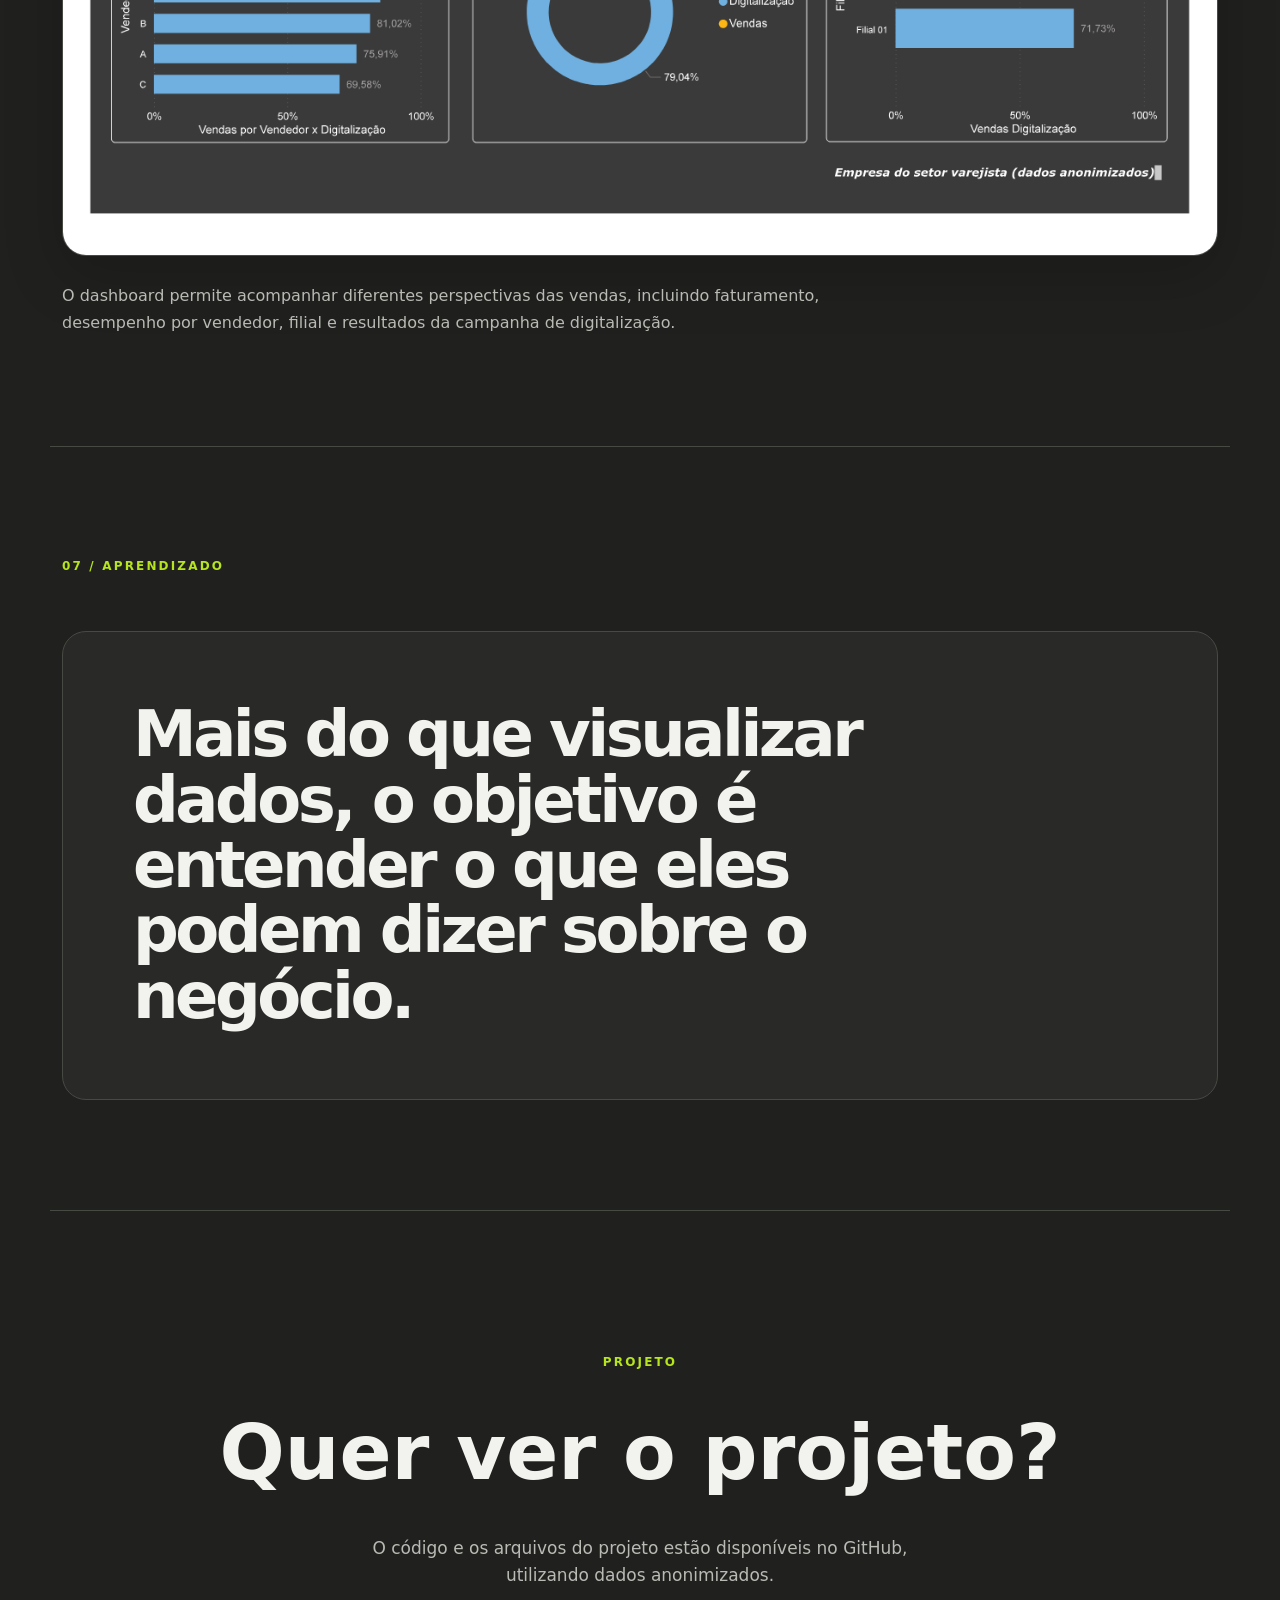
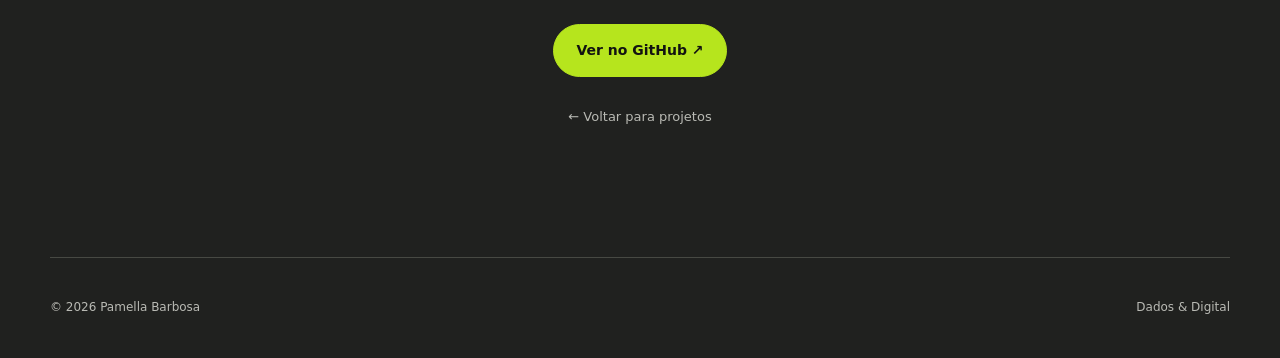
<file: case-dashboard.html>
<!DOCTYPE html>
<html lang="pt-BR">
<head>
  <meta charset="UTF-8">
  <meta name="viewport" content="width=device-width, initial-scale=1.0">

  <meta
    name="description"
    content="Case — Dashboard de Vendas | Pamella Barbosa"
  >

  <title>Dashboard de Vendas | Pamella Barbosa</title>

  <link rel="stylesheet" href="case-dashboard.css">
</head>

<body>

  <header class="header">
    <a class="logo" href="index.html">
      PB<span>.</span>
    </a>

    <nav>
      <a href="index.html#sobre">Sobre</a>
      <a href="index.html#frentes">Atuação</a>
      <a href="index.html#projetos">Projetos</a>
      <a href="index.html#contato">Contato</a>
    </nav>
  </header>


  <main>

    <!-- INTRO DA CASE -->

    <section class="case-hero">

      <div class="section-label">
        CASE 01 / DATA
      </div>

      <h1>
        Dashboard de
        <span>Vendas</span>
      </h1>

      <p class="case-intro">
        Projeto de análise e visualização de dados desenvolvido
        para transformar informações de vendas em indicadores
        capazes de apoiar o acompanhamento e a tomada de decisões.
      </p>

      <div class="case-meta">

        <div>
          <span>ÁREA</span>
          <strong>Data Analytics</strong>
        </div>

        <div>
          <span>FERRAMENTAS</span>
          <strong>SQL · Power BI · DAX</strong>
        </div>

        <div>
          <span>PROJETO</span>
          <strong>Real · Dados anonimizados</strong>
        </div>

      </div>

    </section>


    <!-- CONTEXTO -->

    <section class="case-section">

      <div class="section-label">
        01 / CONTEXTO
      </div>

      <div class="case-grid">

        <div>
          <h2>
            Transformar dados
            em informação útil.
          </h2>
        </div>

        <div class="case-text">

          <p>
            A necessidade era acompanhar diferentes perspectivas
            das vendas, permitindo uma visão tanto do desempenho
            dos colaboradores e das filiais quanto dos resultados
            relacionados às ações de digitalização.
          </p>

          <p>
            O projeto buscou aproveitar melhor as informações
            disponíveis para facilitar a análise dos resultados
            e identificar oportunidades de melhoria para o negócio.
          </p>

        </div>

      </div>

    </section>


    <!-- PROBLEMA -->

    <section class="case-section">

      <div class="section-label">
        02 / DESAFIO
      </div>

      <div class="case-highlight">

        <h2>
          Como transformar diferentes
          informações de vendas em uma
          visão clara para análise?
        </h2>

      </div>

    </section>


    <!-- OBJETIVO -->

    <section class="case-section">

      <div class="section-label">
        03 / OBJETIVO
      </div>

      <div class="case-grid">

        <div>
          <h2>
            Organizar,
            analisar e visualizar.
          </h2>
        </div>

        <div class="case-text">

          <p>
            O objetivo foi desenvolver uma solução que permitisse
            acompanhar os principais indicadores de vendas,
            facilitando a visualização dos resultados por diferentes
            perspectivas.
          </p>

          <p>
            A análise deveria contemplar as vendas dos colaboradores,
            o desempenho das filiais e as vendas relacionadas à
            campanha de digitalização.
          </p>

        </div>

      </div>

    </section>


    <!-- TECNOLOGIAS -->

    <section class="case-section">

      <div class="section-label">
        04 / TECNOLOGIAS
      </div>

      <div class="technology-grid">

        <div class="technology">
          <span>01</span>
          <strong>SQL</strong>
          <p>
            Consulta e organização dos dados utilizados
            na análise.
          </p>
        </div>

        <div class="technology">
          <span>02</span>
          <strong>Power BI</strong>
          <p>
            Construção das visualizações e acompanhamento
            dos indicadores.
          </p>
        </div>

        <div class="technology">
          <span>03</span>
          <strong>DAX</strong>
          <p>
            Criação das medidas e cálculos utilizados
            na análise.
          </p>
        </div>

      </div>

    </section>


    <!-- PROCESSO -->

    <section class="case-section">

      <div class="section-label">
        05 / PROCESSO
      </div>

      <div class="process-list">

        <div class="process-item">
          <span>01</span>

          <div>
            <h3>Entendimento do problema</h3>
            <p>
              Identificação das necessidades de acompanhamento
              das vendas e dos indicadores relevantes para o negócio.
            </p>
          </div>
        </div>


        <div class="process-item">
          <span>02</span>

          <div>
            <h3>Tratamento e organização dos dados</h3>
            <p>
              Utilização de banco de dados e consultas SQL para
              estruturar as informações utilizadas no projeto.
            </p>
          </div>
        </div>


        <div class="process-item">
          <span>03</span>

          <div>
            <h3>Construção das análises</h3>
            <p>
              Desenvolvimento das medidas e indicadores necessários
              para acompanhar os diferentes cenários de vendas.
            </p>
          </div>
        </div>


        <div class="process-item">
          <span>04</span>

          <div>
            <h3>Visualização</h3>
            <p>
              Construção do dashboard no Power BI para facilitar
              a interpretação das informações.
            </p>
          </div>
        </div>

      </div>

    </section>


    <!-- DASHBOARD / RESULTADO -->

    <section class="case-section dashboard-preview">

      <div class="section-label">
        06 / RESULTADO
      </div>

      <h2>
        Dashboard desenvolvido
      </h2>

      <p class="case-text-single">
        A solução reúne as informações necessárias para acompanhar
        o desempenho das vendas e apoiar análises relacionadas
        às filiais, colaboradores e campanha de digitalização.
      </p>

      <div class="dashboard-result">

        <p class="result-intro">
          Uma visão consolidada das vendas e dos resultados de digitalização.
        </p>

        <div class="dashboard-image">

          <img
            src="assets/dashboard-vendas.png"
            alt="Dashboard de Digitalização de Vendas desenvolvido no Power BI"
          >

        </div>

        <p class="result-description">
          O dashboard permite acompanhar diferentes perspectivas das vendas,
          incluindo faturamento, desempenho por vendedor, filial e resultados
          da campanha de digitalização.
        </p>

      </div>

    </section>


    <!-- APRENDIZADO -->

    <section class="case-section">

      <div class="section-label">
        07 / APRENDIZADO
      </div>

      <div class="case-highlight">

        <h2>
          Mais do que visualizar dados,
          o objetivo é entender o que eles
          podem dizer sobre o negócio.
        </h2>

      </div>

    </section>


    <!-- GITHUB -->

    <section class="case-cta">

      <p class="section-label">
        PROJETO
      </p>

      <h2>
        Quer ver o projeto?
      </h2>

      <p>
        O código e os arquivos do projeto estão disponíveis
        no GitHub, utilizando dados anonimizados.
      </p>

      <a
        class="button primary"
        href="https://github.com/PamellaBarbosa/dashboard-vendas-digitalizacao"
        target="_blank"
        rel="noopener noreferrer"
      >
        Ver no GitHub ↗
      </a>

      <a
        class="back-link"
        href="index.html#projetos"
      >
        ← Voltar para projetos
      </a>

    </section>

  </main>


  <footer>
    <span>© 2026 Pamella Barbosa</span>
    <span>Dados & Digital</span>
  </footer>

</body>
</html>
</file>
<file: style.css>
:root {
  --bg: #20211f;
  --bg-soft: #292a27;
  --text: #f2f2ef;
  --muted: #b9bab4;
  --line: #474943;
  --lime: #b6e51d;
  --lime-soft: #d4f66b;
  --black: #121311;

  /* Pequeno recuo visual dos textos */
  --text-offset: 12px;
}

* {
  box-sizing: border-box;
}

html {
  scroll-behavior: smooth;
}

body {
  margin: 0;
  background: var(--bg);
  color: var(--text);
  font-family: Inter, ui-sans-serif, system-ui, -apple-system,
    BlinkMacSystemFont, "Segoe UI", sans-serif;
  line-height: 1.6;
  overflow-x: hidden;
}

a {
  color: inherit;
  text-decoration: none;
}


/* =====================================================
   HEADER
   ===================================================== */

.header {
  width: min(1240px, calc(100% - 48px));
  margin: auto;
  padding: 32px 0;
  display: flex;
  justify-content: space-between;
  align-items: center;
  border-bottom: 1px solid var(--line);
}

.logo {
  font-weight: 800;
  font-size: 22px;
  letter-spacing: -.04em;
}

.logo span {
  color: var(--lime);
}

nav {
  display: flex;
  gap: 32px;
  font-size: 14px;
  color: var(--muted);
}

nav a {
  transition: color .2s ease;
}

nav a:hover {
  color: var(--lime);
}


/* =====================================================
   HERO
   ===================================================== */

.hero {
  width: min(1240px, calc(100% - 48px));
  margin: 0 auto;
  min-height: 590px;
  display: grid;
  grid-template-columns: 1fr 1fr;
  align-items: center;
  gap: 32px;
  padding: 30px 0 50px;
}

/*
   O hero-copy recebe o mesmo pequeno recuo visual
   usado nos demais textos do site.
   O hero-card NÃO é deslocado.
*/

.hero-copy {
  padding-left: var(--text-offset);
}

.eyebrow,
.section-label {
  color: var(--lime);
  font-size: 12px;
  font-weight: 800;
  letter-spacing: .18em;
}

.hero h1 {
  font-size: clamp(48px, 6.2vw, 88px);
  line-height: .98;
  letter-spacing: -.065em;
  margin: 18px 0 28px;
}

.hero h1 span {
  color: var(--lime);
}

.hero-text {
  max-width: 620px;
  color: var(--muted);
  font-size: 18px;
  margin-bottom: 0;
}

.hero-actions {
  display: flex;
  gap: 16px;
  margin-top: 36px;
  flex-wrap: wrap;
}

.button {
  padding: 14px 22px;
  border-radius: 999px;
  border: 1px solid var(--line);
  font-weight: 700;
  font-size: 14px;
}

.primary {
  background: var(--lime);
  color: var(--black);
  border-color: var(--lime);
}

.secondary:hover {
  border-color: var(--lime);
  color: var(--lime);
}


/* =====================================================
   HERO CARD
   ===================================================== */

.hero-card {
  position: relative;
  min-height: 430px;
  border: 1px solid var(--line);
  border-radius: 28px;
  background: radial-gradient(
    circle at 50% 45%,
    #3b3d38 0,
    #292a27 35%,
    #20211f 70%
  );
  overflow: hidden;
}

.orb {
  width: 280px;
  height: 280px;
  border-radius: 50%;
  position: absolute;
  left: 50%;
  top: 50%;
  transform: translate(-50%, -50%);
  border: 1px solid #666861;
  box-shadow:
    0 0 0 45px rgba(182, 229, 29, .025),
    0 0 0 90px rgba(182, 229, 29, .018);
}

.plus {
  position: absolute;
  left: 50%;
  top: 50%;
  transform: translate(-50%, -54%);
  font-size: 76px;
  color: var(--lime);
  font-weight: 200;
}

.mini-card {
  position: absolute;
  background: rgba(18, 19, 17, .92);
  border: 1px solid #555850;
  border-radius: 16px;
  padding: 20px;
  width: 230px;
  backdrop-filter: blur(10px);
}

.mini-card span {
  color: var(--lime);
  font-size: 11px;
  font-weight: 800;
}

.mini-card strong {
  display: block;
  font-size: 23px;
  margin: 6px 0;
}

.mini-card small {
  display: block;
  color: var(--muted);
  font-size: 11px;
}

.data-card {
  left: 22px;
  top: 28px;
}

.digital-card {
  right: 22px;
  bottom: 28px;
}


/* =====================================================
   SEÇÕES
   ===================================================== */

.section {
  width: min(1240px, calc(100% - 48px));
  margin: auto;
  padding: 120px 0;
  border-top: 1px solid var(--line);
}


/*
   Os títulos das seções recebem apenas um pequeno
   recuo visual.

   A linha, o container e os cards continuam
   exatamente no mesmo alinhamento.
*/

.section > .section-label {
  padding-left: var(--text-offset);
}


/* =====================================================
   SOBRE
   ===================================================== */

.intro {
  display: grid;
  grid-template-columns: 230px 1fr;
  gap: 80px;
}

/*
   Apenas o bloco textual de Sobre é recuado.
   A coluna da seção permanece intacta.
*/

.intro > div:last-child {
  padding-left: var(--text-offset);
}

.intro p,
.projects-head p,
.contact-content p {
  max-width: 760px;
  color: var(--muted);
  font-size: 18px;
  margin-top: 16px;
}

h2 {
  font-size: clamp(34px, 4vw, 58px);
  line-height: 1.08;
  letter-spacing: -.045em;
  margin: 0 0 20px;
}


/* =====================================================
   ATUAÇÃO
   ===================================================== */

.tracks {
  display: grid;
  grid-template-columns: 1fr 1fr;
  gap: 24px;
  margin-top: 10px;
}

.track {
  padding: 40px;
  border: 1px solid var(--line);
  border-radius: 22px;
  background: var(--bg-soft);
  min-height: 340px;
  display: flex;
  flex-direction: column;
}

.track-number {
  color: var(--lime);
  font-size: 12px;
  font-weight: 800;
}

.track h3 {
  font-size: 34px;
  margin: 30px 0 16px;
  letter-spacing: -.04em;
}

.track p {
  color: var(--muted);
  max-width: 480px;
  margin: 0;
}

.tags {
  display: flex;
  gap: 10px;
  flex-wrap: wrap;
  margin-top: auto;
  padding-top: 24px;
}

.tags span {
  border: 1px solid #555850;
  border-radius: 999px;
  padding: 8px 14px;
  color: #d7d8d2;
  font-size: 12px;
}


/* =====================================================
   PROJETOS
   ===================================================== */

.projects-head {
  display: grid;
  grid-template-columns: 1fr .7fr;
  gap: 70px;
  margin-bottom: 50px;
}

/*
   O título de Projetos recebe o mesmo recuo
   dos demais textos.
*/

.projects-head > * {
  padding-left: var(--text-offset);
}

.project-grid {
  display: grid;
  grid-template-columns: repeat(3, 1fr);
  gap: 24px;
}

.project {
  min-height: 340px;
  padding: 32px 28px;
  border: 1px solid var(--line);
  border-radius: 20px;
  display: flex;
  flex-direction: column;
  justify-content: space-between;
  background: var(--bg-soft);
}

.project.featured {
  background: var(--lime);
  color: var(--black);
  border-color: var(--lime);
}

.project-top {
  display: flex;
  justify-content: space-between;
  font-size: 11px;
  font-weight: 800;
  color: var(--lime);
  margin-bottom: 24px;
}

.featured .project-top {
  color: var(--black);
}

.project h3 {
  font-size: 28px;
  line-height: 1.1;
  letter-spacing: -.04em;
  margin-top: auto;
  margin-bottom: 12px;
}

.project p {
  color: var(--muted);
  font-size: 14px;
  margin: 0;
}

.featured p {
  color: #28300e;
}

.project a {
  margin-top: 28px;
  font-weight: 800;
  font-size: 13px;
  display: inline-block;
}


/* =====================================================
   STATEMENT
   ===================================================== */

.statement {
  padding: 140px 24px;
  text-align: center;
  background: var(--lime);
  color: var(--black);
}

.statement p {
  font-size: clamp(34px, 5vw, 68px);
  font-weight: 800;
  letter-spacing: -.05em;
  line-height: 1.05;
  max-width: 950px;
  margin: auto;
}


/* =====================================================
   CONTATO
   ===================================================== */

.contact {
  display: grid;
  grid-template-columns: 230px 1fr;
  gap: 80px;
}

/*
   Todo o conteúdo textual de contato recebe
   o mesmo recuo visual.
*/

.contact-content {
  padding-left: var(--text-offset);
}

.contact-content h2 {
  max-width: 800px;
}

.contact-links {
  display: flex;
  gap: 32px;
  flex-wrap: wrap;
  margin-top: 40px;
}

.contact-links a {
  padding-bottom: 6px;
  border-bottom: 2px solid var(--lime);
  font-weight: 700;
  transition: opacity .2s;
}

.contact-links a:hover {
  opacity: .8;
}


/* =====================================================
   FOOTER
   ===================================================== */

footer {
  width: min(1240px, calc(100% - 48px));
  margin: auto;
  padding: 40px 0;
  display: flex;
  justify-content: space-between;
  color: var(--muted);
  font-size: 12px;
  border-top: 1px solid var(--line);
}


/* =====================================================
   RESPONSIVIDADE
   ===================================================== */

@media (max-width: 1000px) {

  nav {
    display: none;
  }

  .hero {
    grid-template-columns: 1fr;
    padding: 60px 0;
    gap: 40px;
  }

  /*
     No tablet, o recuo continua pequeno e
     o card permanece sem deslocamento.
  */

  .hero-copy {
    padding-left: 8px;
  }

  .hero-card {
    min-height: 400px;
  }

  .intro,
  .contact {
    grid-template-columns: 1fr;
    gap: 32px;
  }

  .intro > div:last-child,
  .projects-head > *,
  .contact-content,
  .section > .section-label {
    padding-left: 8px;
  }

  .tracks,
  .project-grid,
  .projects-head {
    grid-template-columns: 1fr;
  }

  .projects-head {
    gap: 20px;
    margin-bottom: 32px;
  }

  .section {
    padding: 80px 0;
  }
}


/* =====================================================
   MOBILE
   ===================================================== */

@media (max-width: 520px) {

  .header,
  .hero,
  .section,
  footer {
    width: calc(100% - 32px);
  }

  .header {
    padding: 25px 0;
  }

  .hero {
    padding: 50px 0;
  }

  .hero-copy {
    padding-left: 4px;
  }

  .hero h1 {
    font-size: 44px;
  }

  .intro > div:last-child,
  .projects-head > *,
  .contact-content,
  .section > .section-label {
    padding-left: 4px;
  }

  .mini-card {
    width: 190px;
  }

  .data-card {
    left: 15px;
  }

  .digital-card {
    right: 15px;
  }

  .track,
  .project {
    padding: 24px;
  }
}
</file>
<file: case-catalogo.css>
:root {
  --bg: #20211f;
  --bg-soft: #292a27;
  --text: #f2f2ef;
  --muted: #b9bab4;
  --line: #474943;
  --lime: #b6e51d;
  --lime-soft: #d4f66b;
  --black: #121311;
}

* {
  box-sizing: border-box;
}

html {
  scroll-behavior: smooth;
}

body {
  margin: 0;
  background: var(--bg);
  color: var(--text);
  font-family: Inter, ui-sans-serif, system-ui, -apple-system,
    BlinkMacSystemFont, "Segoe UI", sans-serif;
  line-height: 1.6;
  overflow-x: hidden;
}

a {
  color: inherit;
  text-decoration: none;
}


/* =====================================================
   HEADER
   ===================================================== */

.header {
  width: min(1240px, calc(100% - 48px));
  margin: auto;
  padding: 32px 0;
  display: flex;
  justify-content: space-between;
  align-items: center;
  border-bottom: 1px solid var(--line);
}

.logo {
  font-weight: 800;
  font-size: 22px;
  letter-spacing: -.04em;
}

.logo span {
  color: var(--lime);
}

nav {
  display: flex;
  gap: 32px;
  font-size: 14px;
  color: var(--muted);
}

nav a {
  transition: color .2s ease;
}

nav a:hover {
  color: var(--lime);
}


/* =====================================================
   ELEMENTOS GERAIS
   ===================================================== */

.section-label {
  display: block;
  color: var(--lime);
  font-size: 12px;
  font-weight: 800;
  letter-spacing: .18em;
  margin-left: 8px;
}

.button {
  display: inline-block;
  padding: 14px 22px;
  border-radius: 999px;
  border: 1px solid var(--line);
  font-weight: 700;
  font-size: 14px;
  transition: .2s ease;
}

.primary {
  background: var(--lime);
  color: var(--black);
  border-color: var(--lime);
}

.primary:hover {
  background: var(--lime-soft);
  border-color: var(--lime-soft);
}


/* =====================================================
   HERO DA CASE
   ===================================================== */

.case-hero {
  width: min(1180px, calc(100% - 48px));
  margin: auto;
  padding: 110px 0 90px;
  border-bottom: 1px solid var(--line);
}

.case-hero-content {
  padding-left: 8px;
}

.case-hero h1 {
  max-width: 1100px;
  font-size: clamp(54px, 7vw, 96px);
  line-height: .94;
  letter-spacing: -.065em;
  margin: 22px 0 34px;
}

.case-hero h1 span {
  color: var(--lime);
}

.case-intro {
  max-width: 780px;
  color: var(--muted);
  font-size: 20px;
  line-height: 1.6;
  margin: 0;
}


/* =====================================================
   META
   ===================================================== */

.case-meta {
  display: grid;
  grid-template-columns: repeat(3, 1fr);
  gap: 18px;
  margin-top: 70px;
}

.case-meta div {
  border-top: 1px solid var(--line);
  padding: 18px 0 0 8px;
}

.case-meta span {
  display: block;
  color: var(--lime);
  font-size: 11px;
  font-weight: 800;
  letter-spacing: .15em;
  margin-bottom: 8px;
}

.case-meta strong {
  font-size: 15px;
  font-weight: 600;
}


/* =====================================================
   SEÇÕES
   ===================================================== */

.case-section {
  width: min(1180px, calc(100% - 48px));
  margin: auto;
  padding: 110px 0;
  border-bottom: 1px solid var(--line);
}


/* =====================================================
   GRID PRINCIPAL
   ===================================================== */

.case-grid {
  display: grid;
  grid-template-columns: .8fr 1.2fr;
  gap: 90px;
  margin-top: 55px;
  padding-left: 8px;
}

.case-grid h2 {
  font-size: clamp(40px, 5vw, 64px);
  line-height: 1;
  letter-spacing: -.055em;
  margin: 0;
}

.case-text {
  max-width: 700px;
}

.case-text p {
  color: var(--muted);
  font-size: 18px;
  line-height: 1.7;
  margin: 0 0 24px;
}

.case-text p:last-child {
  margin-bottom: 0;
}


/* =====================================================
   DESTAQUE
   ===================================================== */

.case-highlight {
  margin-top: 55px;
  margin-left: 8px;
  margin-right: 8px;
  padding: 70px;
  border: 1px solid var(--line);
  border-radius: 24px;
  background: var(--bg-soft);
}

.case-highlight h2 {
  max-width: 900px;
  font-size: clamp(40px, 5vw, 66px);
  line-height: 1.02;
  letter-spacing: -.055em;
  margin: 0 0 28px;
}

.case-highlight p {
  max-width: 760px;
  color: var(--muted);
  font-size: 18px;
  line-height: 1.7;
  margin: 0;
}


/* =====================================================
   CATEGORIAS
   ===================================================== */

.technology-grid {
  display: grid;
  grid-template-columns: repeat(3, 1fr);
  gap: 18px;
  margin-top: 55px;
  padding: 0 8px;
}

.technology {
  min-height: 260px;
  padding: 30px;
  border: 1px solid var(--line);
  border-radius: 20px;
  background: var(--bg-soft);
  display: flex;
  flex-direction: column;
}

.technology span {
  color: var(--lime);
  font-size: 11px;
  font-weight: 800;
}

.technology strong {
  font-size: 32px;
  margin-top: auto;
  letter-spacing: -.04em;
}

.technology p {
  color: var(--muted);
  font-size: 14px;
  line-height: 1.6;
  margin: 12px 0 0;
}


/* =====================================================
   VALORES
   ===================================================== */

.price-list {
  margin: 60px 8px 0;
  border-top: 1px solid var(--line);
}

.price-item {
  display: flex;
  justify-content: space-between;
  align-items: center;
  gap: 30px;
  padding: 24px 0;
  border-bottom: 1px solid var(--line);
}

.price-item span {
  color: var(--lime);
  font-size: 11px;
  font-weight: 800;
  letter-spacing: .12em;
}

.price-item strong {
  font-size: 16px;
  font-weight: 600;
}


/* =====================================================
   IMAGENS DO CATÁLOGO
   ===================================================== */

.catalog-shots {
  display: grid;
  grid-template-columns: repeat(2, 1fr);
  gap: 24px;
  margin: 60px 8px 0;
}

.catalog-shot {
  margin: 0;
}

.catalog-shot img {
  display: block;
  width: 100%;
  height: auto;
  border: 1px solid var(--line);
  border-radius: 24px;
  background: var(--bg-soft);
}

.catalog-shot figcaption {
  margin-top: 14px;
  color: var(--muted);
  font-size: 12px;
  line-height: 1.5;
}


/* =====================================================
   RESULTADO
   ===================================================== */

.result-box {
  margin: 60px 8px 0;
  padding: 55px;
  border: 1px solid var(--line);
  border-radius: 24px;
  background: var(--bg-soft);
}

.result-box > span {
  color: var(--lime);
  font-size: 11px;
  font-weight: 800;
  letter-spacing: .15em;
}

.result-box h3 {
  font-size: clamp(34px, 4vw, 52px);
  line-height: 1;
  letter-spacing: -.045em;
  margin: 18px 0;
}

.result-box p {
  max-width: 650px;
  color: var(--muted);
  font-size: 17px;
  line-height: 1.7;
  margin: 0;
}


/* =====================================================
   CATÁLOGO COMPLETO
   ===================================================== */

.catalog-final {
  text-align: center;
}

.catalog-final .section-label {
  margin-left: 0;
  margin-bottom: 45px;
}

.catalog-embed {
  width: 100%;
  height: 700px;
  margin-bottom: 30px;
  border: 1px solid var(--line);
  border-radius: 24px;
  overflow: hidden;
  background: var(--bg-soft);
}

.catalog-embed iframe {
  width: 100%;
  height: 100%;
  border: 0;
}


/* =====================================================
   CTA FINAL
   ===================================================== */

.case-cta {
  width: min(1180px, calc(100% - 48px));
  margin: auto;
  padding: 130px 8px;
  text-align: center;
}

.case-cta .section-label {
  margin-left: 0;
}

.case-cta h2 {
  max-width: 900px;
  margin: 20px auto;
  font-size: clamp(44px, 6vw, 78px);
  line-height: 1;
  letter-spacing: -.055em;
}

.case-cta > p:not(.section-label) {
  max-width: 600px;
  margin: 0 auto 35px;
  color: var(--muted);
  font-size: 17px;
}

.back-link {
  display: block;
  width: fit-content;
  margin: 30px auto 0;
  color: var(--muted);
  font-size: 13px;
  transition: color .2s ease;
}

.back-link:hover {
  color: var(--lime);
}


/* =====================================================
   FOOTER
   ===================================================== */

footer {
  width: min(1240px, calc(100% - 48px));
  margin: auto;
  padding: 40px 0;
  display: flex;
  justify-content: space-between;
  color: var(--muted);
  font-size: 12px;
  border-top: 1px solid var(--line);
}


/* =====================================================
   RESPONSIVIDADE
   ===================================================== */

@media (max-width: 1000px) {

  nav {
    display: none;
  }

  .case-hero {
    padding: 90px 0 80px;
  }

  .case-section {
    padding: 90px 0;
  }

  .case-grid {
    grid-template-columns: 1fr;
    gap: 40px;
  }

  .technology-grid {
    grid-template-columns: 1fr;
  }

  .case-meta {
    grid-template-columns: 1fr;
    gap: 30px;
  }

  .catalog-shots {
    grid-template-columns: 1fr;
  }

  .case-highlight {
    padding: 50px;
  }

  .catalog-embed {
    height: 600px;
  }
}


/* =====================================================
   TABLET
   ===================================================== */

@media (max-width: 850px) {

  .case-hero {
    padding: 80px 0;
  }

  .case-section {
    padding: 80px 0;
  }

  .case-grid {
    gap: 35px;
  }

  .case-highlight {
    padding: 40px;
  }

  .catalog-embed {
    height: 500px;
  }
}


/* =====================================================
   MOBILE
   ===================================================== */

@media (max-width: 520px) {

  .header,
  .case-hero,
  .case-section,
  .case-cta,
  footer {
    width: calc(100% - 32px);
  }

  .header {
    padding: 25px 0;
  }

  .case-hero {
    padding-top: 70px;
  }

  .case-hero-content,
  .case-grid {
    padding-left: 4px;
  }

  .case-hero h1 {
    font-size: 54px;
  }

  .case-intro {
    font-size: 18px;
  }

  .case-meta {
    margin-top: 55px;
  }

  .case-meta div {
    padding-left: 4px;
  }

  .case-grid h2 {
    font-size: 42px;
  }

  .case-highlight {
    margin-left: 4px;
    margin-right: 4px;
    padding: 30px;
  }

  .technology-grid {
    padding: 0 4px;
  }

  .technology {
    min-height: 230px;
    padding: 24px;
  }

  .price-list {
    margin-left: 4px;
    margin-right: 4px;
  }

  .price-item {
    align-items: flex-start;
    flex-direction: column;
    gap: 8px;
  }

  .catalog-shots {
    grid-template-columns: 1fr;
    margin-left: 4px;
    margin-right: 4px;
  }

  .catalog-shot img {
    border-radius: 18px;
  }

  .catalog-shot figcaption {
    font-size: 11px;
  }

  .result-box {
    margin-left: 4px;
    margin-right: 4px;
    padding: 30px;
  }

  .catalog-embed {
    height: 450px;
    border-radius: 18px;
  }

  .case-cta {
    padding: 100px 4px;
  }

  footer {
    flex-direction: column;
    gap: 8px;
  }
}
</file>
<file: case-dashboard.css>
:root {
  --bg: #20211f;
  --bg-soft: #292a27;
  --text: #f2f2ef;
  --muted: #b9bab4;
  --line: #474943;
  --lime: #b6e51d;
  --lime-soft: #d4f66b;
  --black: #121311;

  /* Pequeno ajuste de alinhamento das Cases */
  --case-offset: 12px;
}

* {
  box-sizing: border-box;
}

html {
  scroll-behavior: smooth;
}

body {
  margin: 0;
  background: var(--bg);
  color: var(--text);
  font-family: Inter, ui-sans-serif, system-ui, -apple-system,
    BlinkMacSystemFont, "Segoe UI", sans-serif;
  line-height: 1.6;
}

a {
  color: inherit;
  text-decoration: none;
}


/* =====================================================
   HEADER
   ===================================================== */

.header {
  width: min(1180px, calc(100% - 48px));
  margin: auto;
  padding: 32px 0;
  display: flex;
  justify-content: space-between;
  align-items: center;
  border-bottom: 1px solid var(--line);
}

.logo {
  font-weight: 800;
  font-size: 22px;
  letter-spacing: -.04em;
}

.logo span {
  color: var(--lime);
}

nav {
  display: flex;
  gap: 32px;
  font-size: 14px;
  color: var(--muted);
}

nav a {
  transition: color .2s ease;
}

nav a:hover {
  color: var(--lime);
}


/* =====================================================
   ELEMENTOS GERAIS
   ===================================================== */

.section-label {
  color: var(--lime);
  font-size: 12px;
  font-weight: 800;
  letter-spacing: .18em;
}

.button {
  padding: 14px 22px;
  border-radius: 999px;
  border: 1px solid var(--line);
  font-weight: 700;
  font-size: 14px;
}

.primary {
  background: var(--lime);
  color: var(--black);
  border-color: var(--lime);
}

.primary:hover {
  background: var(--lime-soft);
  border-color: var(--lime-soft);
}


/* =====================================================
   HERO DA CASE
   ===================================================== */

.case-hero {
  width: min(1180px, calc(100% - 48px));
  margin: auto;
  padding: 70px var(--case-offset) 90px;
  border-bottom: 1px solid var(--line);
}

.case-hero h1 {
  max-width: 1000px;
  font-size: clamp(52px, 6.5vw, 88px);
  line-height: .95;
  letter-spacing: -.065em;
  margin: 20px 0 30px;
}

.case-hero h1 span {
  color: var(--lime);
}

.case-intro {
  max-width: 760px;
  color: var(--muted);
  font-size: 20px;
  line-height: 1.6;
  margin: 0;
}

.case-meta {
  display: grid;
  grid-template-columns: repeat(3, 1fr);
  gap: 18px;
  margin-top: 70px;
}

.case-meta div {
  border-top: 1px solid var(--line);
  padding-top: 18px;
}

.case-meta span {
  display: block;
  color: var(--lime);
  font-size: 11px;
  font-weight: 800;
  letter-spacing: .15em;
  margin-bottom: 8px;
}

.case-meta strong {
  font-size: 15px;
  font-weight: 600;
}


/* =====================================================
   SEÇÕES DA CASE
   ===================================================== */

.case-section {
  width: min(1180px, calc(100% - 48px));
  margin: auto;
  padding: 110px var(--case-offset);
  border-bottom: 1px solid var(--line);
}

.case-grid {
  display: grid;
  grid-template-columns: .8fr 1.2fr;
  gap: 100px;
  margin-top: 55px;
}

.case-grid h2,
.case-section > h2 {
  font-size: clamp(38px, 5vw, 64px);
  line-height: 1;
  letter-spacing: -.055em;
  margin: 0;
}

.case-text {
  max-width: 700px;
}

.case-text p,
.case-text-single {
  color: var(--muted);
  font-size: 18px;
  line-height: 1.7;
}

.case-text p:first-child {
  margin-top: 0;
}


/* =====================================================
   DESTAQUE
   ===================================================== */

.case-highlight {
  margin-top: 55px;
  padding: 70px;
  border: 1px solid var(--line);
  border-radius: 24px;
  background: var(--bg-soft);
}

.case-highlight h2 {
  max-width: 900px;
  font-size: clamp(38px, 5vw, 66px);
  line-height: 1.02;
  letter-spacing: -.055em;
  margin: 0;
}


/* =====================================================
   TECNOLOGIAS
   ===================================================== */

.technology-grid {
  display: grid;
  grid-template-columns: repeat(3, 1fr);
  gap: 18px;
  margin-top: 55px;
}

.technology {
  min-height: 260px;
  padding: 30px;
  border: 1px solid var(--line);
  border-radius: 20px;
  background: var(--bg-soft);
  display: flex;
  flex-direction: column;
}

.technology span {
  color: var(--lime);
  font-size: 11px;
  font-weight: 800;
}

.technology strong {
  font-size: 32px;
  margin-top: auto;
  letter-spacing: -.04em;
}

.technology p {
  color: var(--muted);
  font-size: 14px;
  margin-bottom: 0;
}


/* =====================================================
   PROCESSO
   ===================================================== */

.process-list {
  margin-top: 45px;
  border-top: 1px solid var(--line);
}

.process-item {
  display: grid;
  grid-template-columns: 80px 1fr;
  gap: 30px;
  padding: 30px 0;
  border-bottom: 1px solid var(--line);
}

.process-item > span {
  color: var(--lime);
  font-size: 12px;
  font-weight: 800;
}

.process-item h3 {
  font-size: 25px;
  margin: 0 0 8px;
  letter-spacing: -.03em;
}

.process-item p {
  color: var(--muted);
  max-width: 700px;
  margin: 0;
}


/* =====================================================
   RESULTADO / DASHBOARD
   ===================================================== */

.dashboard-preview h2 {
  margin-top: 25px;
}

.case-text-single {
  max-width: 700px;
  margin: 25px 0 0;
}

.dashboard-result {
  margin-top: 60px;
}

.result-intro {
  color: var(--text);
  font-size: 20px;
  font-weight: 600;
  max-width: 700px;
  margin: 0 0 28px;
}

.dashboard-image {
  width: 100%;
  border: 1px solid var(--line);
  border-radius: 24px;
  overflow: hidden;
  background: var(--bg-soft);
  box-shadow: 0 20px 60px rgba(0, 0, 0, .18);
}

.dashboard-image img {
  display: block;
  width: 100%;
  height: auto;
}

.result-description {
  color: var(--muted);
  font-size: 16px;
  line-height: 1.7;
  max-width: 800px;
  margin: 26px 0 0;
}


/* =====================================================
   PLACEHOLDER
   ===================================================== */

.dashboard-placeholder {
  min-height: 600px;
  border: 1px solid var(--line);
  border-radius: 24px;
  background: var(--bg-soft);
  display: flex;
  align-items: center;
  justify-content: center;
  color: var(--muted);
  font-size: 11px;
  font-weight: 800;
  letter-spacing: .15em;
}


/* =====================================================
   CTA FINAL
   ===================================================== */

.case-cta {
  width: min(1180px, calc(100% - 48px));
  margin: auto;
  padding: 130px var(--case-offset);
  text-align: center;
}

.case-cta h2 {
  font-size: clamp(44px, 6vw, 78px);
  margin: 20px auto;
}

.case-cta > p:not(.section-label) {
  max-width: 600px;
  margin: 0 auto 35px;
  color: var(--muted);
  font-size: 17px;
}

.case-cta .button {
  display: inline-block;
}

.back-link {
  display: block;
  width: fit-content;
  margin: 30px auto 0;
  color: var(--muted);
  font-size: 13px;
  transition: color .2s ease;
}

.back-link:hover {
  color: var(--lime);
}


/* =====================================================
   FOOTER
   ===================================================== */

footer {
  width: min(1180px, calc(100% - 48px));
  margin: auto;
  padding: 40px 0;
  display: flex;
  justify-content: space-between;
  color: var(--muted);
  font-size: 12px;
  border-top: 1px solid var(--line);
}


/* =====================================================
   RESPONSIVIDADE
   ===================================================== */

@media (max-width: 1000px) {

  nav {
    display: none;
  }

  .case-hero {
    padding: 90px var(--case-offset) 80px;
  }

  .case-section {
    padding: 90px var(--case-offset);
  }

  .case-grid {
    grid-template-columns: 1fr;
    gap: 40px;
  }

  .technology-grid {
    grid-template-columns: 1fr;
  }

  .case-meta {
    grid-template-columns: 1fr;
    gap: 30px;
  }

  .case-highlight {
    padding: 50px;
  }

  .dashboard-result {
    margin-top: 50px;
  }
}


@media (max-width: 850px) {

  .case-hero {
    padding: 80px var(--case-offset);
  }

  .case-section {
    padding: 80px var(--case-offset);
  }

  .case-grid {
    gap: 35px;
  }

  .case-highlight {
    padding: 40px;
  }

  .dashboard-placeholder {
    min-height: 400px;
  }

  .process-item {
    grid-template-columns: 60px 1fr;
    gap: 20px;
  }
}


@media (max-width: 520px) {

  .header,
  .case-hero,
  .case-section,
  .case-cta,
  footer {
    width: calc(100% - 32px);
  }

  .header {
    padding: 25px 0;
  }

  /* No celular, reduzimos o pequeno deslocamento */
  .case-hero,
  .case-section {
    padding-left: 6px;
    padding-right: 6px;
  }

  .case-hero h1 {
    font-size: 54px;
  }

  .case-intro {
    font-size: 18px;
  }

  .case-highlight {
    padding: 30px;
  }

  .case-grid h2,
  .case-section > h2 {
    font-size: 42px;
  }

  .process-item {
    grid-template-columns: 45px 1fr;
    gap: 15px;
  }

  .process-item h3 {
    font-size: 21px;
  }

  .result-intro {
    font-size: 18px;
  }

  .dashboard-image {
    border-radius: 18px;
  }

  .case-cta {
    padding: 100px 6px;
  }

  footer {
    flex-direction: column;
    gap: 8px;
  }
}
</file>
